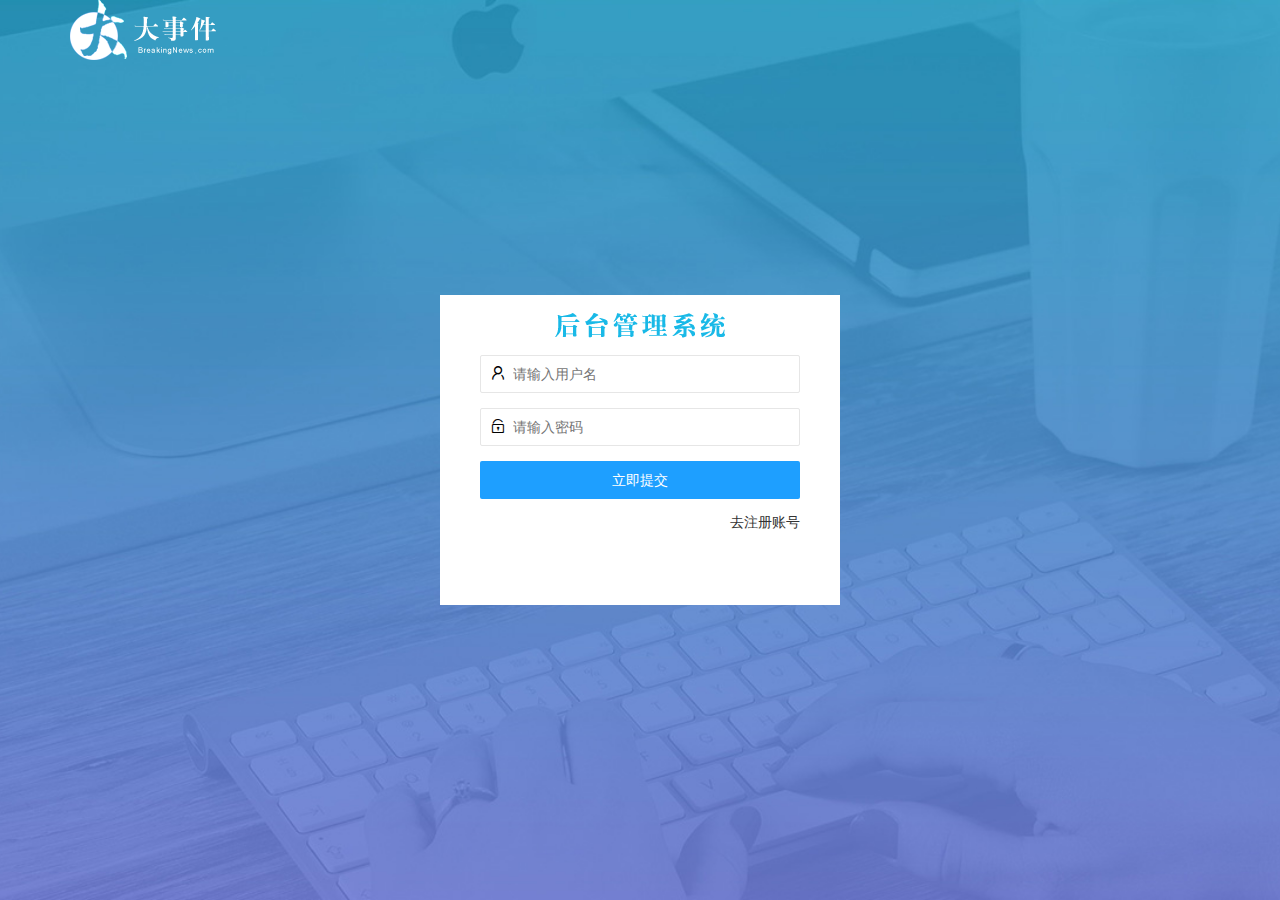
<file: login.html>
<!DOCTYPE html>
<html lang="en">

<head>
    <meta charset="UTF-8">
    <meta http-equiv="X-UA-Compatible" content="IE=edge">
    <meta name="viewport" content="width=device-width, initial-scale=1.0">
    <title>大事件-登录/注册</title>
    <link rel="stylesheet" href="./assets/css/login.css">
    <link rel="stylesheet" href="./assets/lib/layui/css/layui.css">
</head>

<body>
    <!-- 头部模块 -->
    <div class="layui-main">
        <img src="./assets/images/logo.png" alt="">
    </div>
    <!-- 登录模块 -->
    <div class="loginAndRegBox">
        <div class="title-box"></div>
        <!-- 登录的表单 -->
        <div class="login-box">
            <form class="layui-form" id="form-login">
                <div class="layui-form-item">
                    <i class="layui-icon layui-icon-username"></i>
                    <input type="text" name="username" required lay-verify="required" placeholder="请输入用户名"
                        autocomplete="off" class="layui-input" style="padding-left: 32px;">
                </div>
                <div class="layui-form-item">
                    <i class="layui-icon layui-icon-password"></i>
                    <input type="password" name="password" required lay-verify="required|pass" placeholder="请输入密码"
                        autocomplete="off" class="layui-input" style="padding-left: 32px;">
                </div>
                <div class="layui-form-item">
                    <button class="layui-btn layui-btn-fluid layui-btn-normal" lay-submit
                        lay-filter="formDemo">立即提交</button>
                </div>
                <div class="layui-form-item links">
                    <a href="javascript:;" id="link_reg">去注册账号</a>
                </div>
            </form>
        </div>
        <!-- 注册模块 -->
        <div class="reg-box">
            <form class="layui-form" id="form_reg">
                <div class="layui-form-item">
                    <i class="layui-icon layui-icon-username"></i>
                    <input type="text" name="username" required lay-verify="required" placeholder="请输入用户名"
                        autocomplete="off" class="layui-input" style="padding-left: 32px;">
                </div>
                <div class="layui-form-item">
                    <i class="layui-icon layui-icon-password"></i>
                    <input type="password" name="password" required lay-verify="required|pass" placeholder="请输入密码"
                        autocomplete="off" class="layui-input" style="padding-left: 32px;">
                </div>
                <div class="layui-form-item">
                    <i class="layui-icon layui-icon-password"></i>
                    <input type="password" name="repassword" required lay-verify="required|pass|repass"
                        placeholder="再次确认密码" autocomplete="off" class="layui-input" style="padding-left: 32px;">
                </div>
                <div class="layui-form-item">
                    <button class="layui-btn layui-btn-fluid layui-btn-normal" lay-submit
                        lay-filter="formDemo">立即提交</button>
                </div>
                <div class="layui-form-item links">
                    <a href="javascriot:;" id="link_login">去登录</a>
                </div>
            </form>
        </div>


    </div>
    <script src="./assets/lib/jquery.js"></script>
    <script src="./assets/js/baseAPI.js"></script>
    <script src="./assets/lib/layui/layui.all.js"></script>
    <script>
        $('#link_reg').on('click', function () {
            $('.login-box').hide()
            $('.reg-box').show()
        })
        $('#link_login').on('click', function () {
            $('.reg-box').hide()
            $('.login-box').show()
        })

        // 定义校验
        let form = layui.form
        let layer = layui.layer
        form.verify({
            pass: [
                /^[\S]{6,12}$/
                , '密码必须6到12位，且不能出现空格'
            ],
            repass: function (value) {
                let pass = $('.reg-box [name=password]').val()
                if (pass !== value) {
                    return '两次密码不一致'
                }
            }
        })
        //注册模块
        $('#form_reg').on('submit', function (e) {
            e.preventDefault()
            let data = {
                username: $('#form_reg [name=username]').val(),
                password: $('#form_reg [name=password]').val()
            }
            $.post('/api/reguser', data,
                function (res) {
                    if (res.status !== 0) {
                        return layer.msg(res.message)
                    }
                    layer.msg('注册成功!请登录')
                    $('#link_login').click()
                })
        })
        //登录模块
        $('#form-login').submit(function (e) {
            e.preventDefault()
            let data = $(this).serialize()
            $.post('/api/login', data, function (res) {
                if (res.status !== 0) {
                    return layer.msg('登录失败!')
                }
                layer.msg('登陆成功!')
                //把权限认证的token储存到本地存储
                localStorage.setItem('token', res.token)
                //跳转页面
                location.href = './index.html'
            })
        })
    </script>
</body>

</html>
</file>
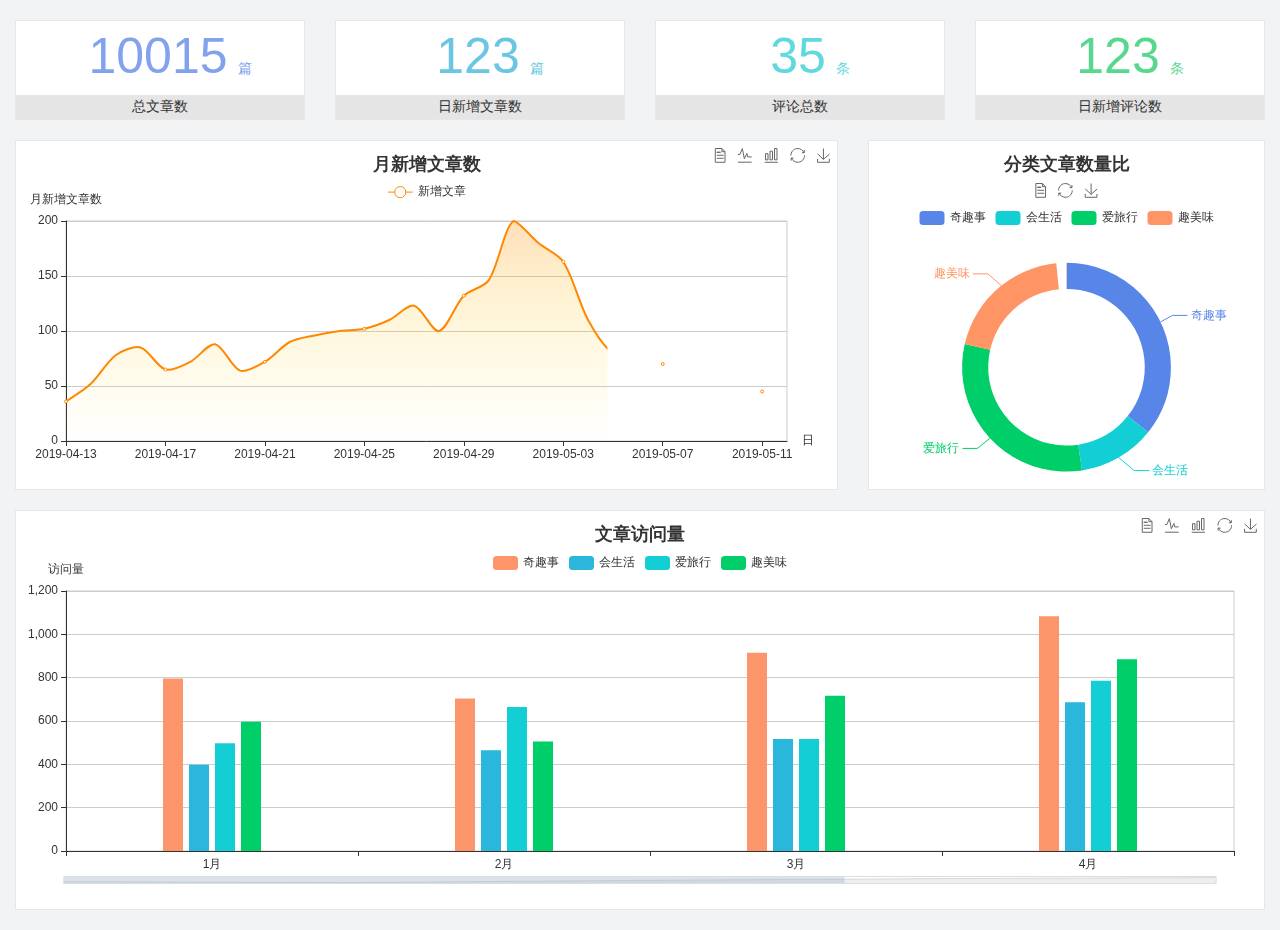
<file: home/dashboard.html>
<!DOCTYPE html>
<html lang="en">

<head>
  <meta charset="UTF-8">
  <meta name="viewport" content="width=device-width, initial-scale=1.0">
  <meta http-equiv="X-UA-Compatible" content="ie=edge">
  <title>图表统计</title>
  <link rel="stylesheet" href="../../assets/lib/bootstrap.css" />
  <link rel="stylesheet" href="../../assets/lib/main.css" />
  <script src="../../assets/lib/jquery.js"></script>
  <script type="text/javascript" src="../../assets/lib/echarts.min.js"></script>
</head>

<body>
  <div class="container-fluid">
    <div class="row spannel_list">
      <div class="col-sm-3 col-xs-6">
        <div class="spannel">
          <em>10015</em><span>篇</span>
          <b>总文章数</b>
        </div>
      </div>
      <div class="col-sm-3 col-xs-6">
        <div class="spannel scolor01">
          <em>123</em><span>篇</span>
          <b>日新增文章数</b>
        </div>
      </div>
      <div class="col-sm-3 col-xs-6">
        <div class="spannel scolor02">
          <em>35</em><span>条</span>
          <b>评论总数</b>
        </div>
      </div>
      <div class="col-sm-3 col-xs-6">
        <div class="spannel scolor03">
          <em>123</em><span>条</span>
          <b>日新增评论数</b>
        </div>
      </div>
    </div>
  </div>

  <div class="container-fluid">
    <div class="row curve-pie">
      <div class="col-lg-8 col-md-8">
        <div class="gragh_pannel" id="curve_show"></div>
      </div>
      <div class="col-lg-4 col-md-4">
        <div class="gragh_pannel" id="pie_show"></div>
      </div>
    </div>
  </div>

  <div class="container-fluid">
    <div class="column_pannel" id="column_show"></div>
  </div>

  <script>
    var oChart = echarts.init(document.getElementById('curve_show'));
    var aList_all = [
      { 'count': 36, 'date': '2019-04-13' },
      { 'count': 52, 'date': '2019-04-14' },
      { 'count': 78, 'date': '2019-04-15' },
      { 'count': 85, 'date': '2019-04-16' },
      { 'count': 65, 'date': '2019-04-17' },
      { 'count': 72, 'date': '2019-04-18' },
      { 'count': 88, 'date': '2019-04-19' },
      { 'count': 64, 'date': '2019-04-20' },
      { 'count': 72, 'date': '2019-04-21' },
      { 'count': 90, 'date': '2019-04-22' },
      { 'count': 96, 'date': '2019-04-23' },
      { 'count': 100, 'date': '2019-04-24' },
      { 'count': 102, 'date': '2019-04-25' },
      { 'count': 110, 'date': '2019-04-26' },
      { 'count': 123, 'date': '2019-04-27' },
      { 'count': 100, 'date': '2019-04-28' },
      { 'count': 132, 'date': '2019-04-29' },
      { 'count': 146, 'date': '2019-04-30' },
      { 'count': 200, 'date': '2019-05-01' },
      { 'count': 180, 'date': '2019-05-02' },
      { 'count': 163, 'date': '2019-05-03' },
      { 'count': 110, 'date': '2019-05-04' },
      { 'count': 80, 'date': '2019-05-05' },
      { 'count': 82, 'date': '2019-05-06' },
      { 'count': 70, 'date': '2019-05-07' },
      { 'count': 65, 'date': '2019-05-08' },
      { 'count': 54, 'date': '2019-05-09' },
      { 'count': 40, 'date': '2019-05-10' },
      { 'count': 45, 'date': '2019-05-11' },
      { 'count': 38, 'date': '2019-05-12' },
    ];

    let aCount = [];
    let aDate = [];

    for (var i = 0; i < aList_all.length; i++) {
      aCount.push(aList_all[i].count);
      aDate.push(aList_all[i].date);
    }

    var chartopt = {
      title: {
        text: '月新增文章数',
        left: 'center',
        top: '10'
      },
      tooltip: {
        trigger: 'axis'
      },
      legend: {
        data: ['新增文章'],
        top: '40'
      },
      toolbox: {
        show: true,
        feature: {
          mark: { show: true },
          dataView: { show: true, readOnly: false },
          magicType: { show: true, type: ['line', 'bar'] },
          restore: { show: true },
          saveAsImage: { show: true }
        }
      },
      calculable: true,
      xAxis: [
        {
          name: '日',
          type: 'category',
          boundaryGap: false,
          data: aDate
        }
      ],
      yAxis: [
        {
          name: '月新增文章数',
          type: 'value'
        }
      ],
      series: [
        {
          name: '新增文章',
          type: 'line',
          smooth: true,
          itemStyle: { normal: { areaStyle: { type: 'default' }, color: '#f80' }, lineStyle: { color: '#f80' } },
          data: aCount
        }],
      areaStyle: {
        normal: {
          color: new echarts.graphic.LinearGradient(0, 0, 0, 1, [{
            offset: 0,
            color: 'rgba(255,136,0,0.39)'
          }, {
            offset: .34,
            color: 'rgba(255,180,0,0.25)'
          }, {
            offset: 1,
            color: 'rgba(255,222,0,0.00)'
          }])

        }
      },
      grid: {
        show: true,
        x: 50,
        x2: 50,
        y: 80,
        height: 220
      }
    };

    oChart.setOption(chartopt);


    var oPie = echarts.init(document.getElementById('pie_show'));
    var oPieopt =
    {
      title: {
        top: 10,
        text: '分类文章数量比',
        x: 'center'
      },
      tooltip: {
        trigger: 'item',
        formatter: "{a} <br/>{b} : {c} ({d}%)"
      },
      color: ['#5885e8', '#13cfd5', '#00ce68', '#ff9565'],
      legend: {
        x: 'center',
        top: 65,
        data: ['奇趣事', '会生活', '爱旅行', '趣美味']
      },
      toolbox: {
        show: true,
        x: 'center',
        top: 35,
        feature: {
          mark: { show: true },
          dataView: { show: true, readOnly: false },
          magicType: {
            show: true,
            type: ['pie', 'funnel'],
            option: {
              funnel: {
                x: '25%',
                width: '50%',
                funnelAlign: 'left',
                max: 1548
              }
            }
          },
          restore: { show: true },
          saveAsImage: { show: true }
        }
      },
      calculable: true,
      series: [
        {
          name: '访问来源',
          type: 'pie',
          radius: ['45%', '60%'],
          center: ['50%', '65%'],
          data: [
            { value: 300, name: '奇趣事' },
            { value: 100, name: '会生活' },
            { value: 260, name: '爱旅行' },
            { value: 180, name: '趣美味' }
          ]
        }
      ]
    };
    oPie.setOption(oPieopt);



    var oColumn = this.echarts.init(document.getElementById('column_show'));
    var oColumnopt =
    {
      title: {
        text: '文章访问量',
        left: 'center',
        top: '10'
      },
      tooltip: {
        trigger: 'axis'
      },
      legend: {
        data: ['奇趣事', '会生活', '爱旅行', '趣美味'],
        top: '40'
      },
      toolbox: {
        show: true,
        feature: {
          mark: { show: true },
          dataView: { show: true, readOnly: false },
          magicType: { show: true, type: ['line', 'bar'] },
          restore: { show: true },
          saveAsImage: { show: true }
        }
      },
      calculable: true,
      xAxis: [
        {
          type: 'category',
          data: ['1月', '2月', '3月', '4月', '5月']
        }
      ],
      yAxis: [
        {
          name: '访问量',
          type: 'value'
        }
      ],
      series: [
        {
          name: '奇趣事',
          type: 'bar',
          barWidth: 20,
          itemStyle: {
            normal: { areaStyle: { type: 'default' }, color: '#fd956a' }
          },
          data: [800, 708, 920, 1090, 1200]
        },
        {
          name: '会生活',
          type: 'bar',
          barWidth: 20,
          itemStyle: {
            normal: { areaStyle: { type: 'default' }, color: '#2bb6db' }
          },
          data: [400, 468, 520, 690, 800]
        },
        {
          name: '爱旅行',
          type: 'bar',
          barWidth: 20,
          itemStyle: {
            normal: { areaStyle: { type: 'default' }, color: '#13cfd5' }
          },
          data: [500, 668, 520, 790, 900]
        },
        {
          name: '趣美味',
          type: 'bar',
          barWidth: 20,
          itemStyle: {
            normal: { areaStyle: { type: 'default' }, color: '#00ce68' }
          },
          data: [600, 508, 720, 890, 1000]
        }
      ],
      grid: {
        show: true,
        x: 50,
        x2: 30,
        y: 80,
        height: 260
      },
      dataZoom: [//给x轴设置滚动条
        {
          start: 0,//默认为0
          end: 100 - 1000 / 31,//默认为100
          type: 'slider',
          show: true,
          xAxisIndex: [0],
          handleSize: 0,//滑动条的 左右2个滑动条的大小
          height: 8,//组件高度
          left: 45, //左边的距离
          right: 50,//右边的距离
          bottom: 26,//右边的距离
          handleColor: '#ddd',//h滑动图标的颜色
          handleStyle: {
            borderColor: "#cacaca",
            borderWidth: "1",
            shadowBlur: 2,
            background: "#ddd",
            shadowColor: "#ddd",
          }
        }]
    };
    oColumn.setOption(oColumnopt);
  </script>
</body>

</html>
</file>
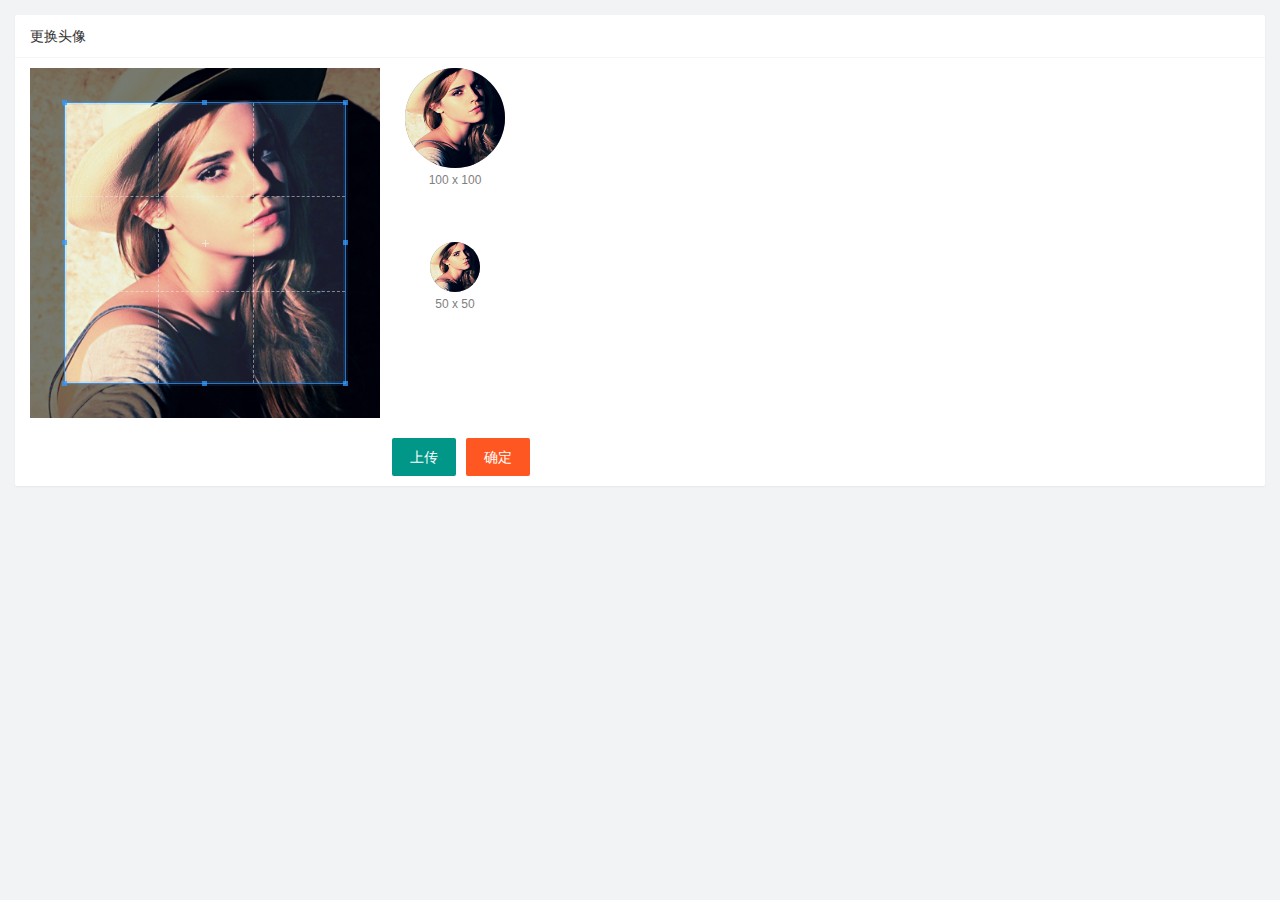
<file: user/user_avatar.html>
<!DOCTYPE html>
<html lang="en">

<head>
    <meta charset="UTF-8">
    <meta http-equiv="X-UA-Compatible" content="IE=edge">
    <meta name="viewport" content="width=device-width, initial-scale=1.0">
    <title>Document</title>
    <link rel="stylesheet" href="../assets/lib/layui/css/layui.css">
    <link rel="stylesheet" href="../assets/lib/cropper/cropper.css">
    <link rel="stylesheet" href="../assets/css/user/user_avatar.css">
</head>

<body>
    <div class="layui-card">
        <div class="layui-card-header">更换头像</div>
        <div class="layui-card-body">
            <!-- 第一行的图片裁剪和预览区域 -->
            <div class="row1">
                <!-- 图片裁剪区域 -->
                <div class="cropper-box">
                    <!-- 这个 img 标签很重要，将来会把它初始化为裁剪区域 -->
                    <img id="image" src="/assets/images/sample.jpg" />
                </div>
                <!-- 图片的预览区域 -->
                <div class="preview-box">
                    <div>
                        <!-- 宽高为 100px 的预览区域 -->
                        <div class="img-preview w100"></div>
                        <p class="size">100 x 100</p>
                    </div>
                    <div>
                        <!-- 宽高为 50px 的预览区域 -->
                        <div class="img-preview w50"></div>
                        <p class="size">50 x 50</p>
                    </div>
                </div>
            </div>

            <!-- 第二行的按钮区域 -->
            <div class="row2">
                <input type="file" id="file" accept="image/png,image/jpeg">
                <button type="button" class="layui-btn" id="btnChooseImage">上传</button>
                <button type="button" class="layui-btn layui-btn-danger" id="btnUpload">确定</button>
            </div>
        </div>
    </div>
    <script src="../assets/lib/layui/layui.all.js"></script>
    <script src="../assets/lib/jquery.js"></script>
    <script src="../assets/lib/cropper/Cropper.js"></script>
    <script src="../assets/lib/cropper/jquery-cropper.js"></script>
    <script src="../assets/js/baseAPI.js"></script>
    <script src="../assets/js/user/user_avatar.js"></script>
</body>

</html>
</file>
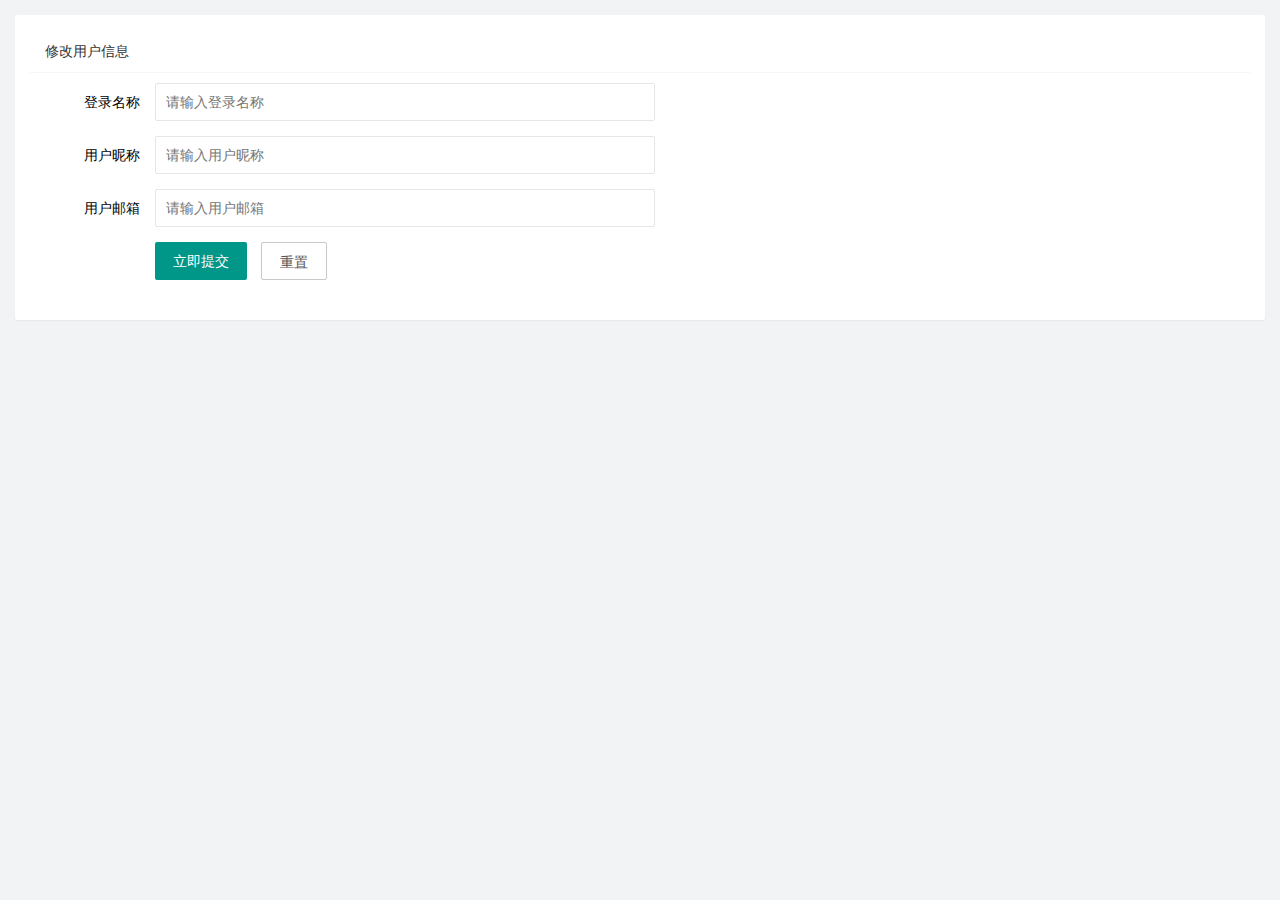
<file: user/user_info.html>
<!DOCTYPE html>
<html lang="en">

<head>
    <meta charset="UTF-8">
    <meta http-equiv="X-UA-Compatible" content="IE=edge">
    <meta name="viewport" content="width=device-width, initial-scale=1.0">
    <title>Document</title>
    <link rel="stylesheet" href="../assets/lib/layui/css/layui.css">
    <link rel="stylesheet" href="../assets/css/user/user_info.css">
</head>

<body>
    <div class="layui-card">
        <div class="layui-card-header">修改用户信息</div>
        <div class="layui-card-body">
            <form class="layui-form" lay-filter="formUserInfo">
                <input type="hidden" name="id" value="" />
                <div class="layui-form-item">
                    <label class="layui-form-label">登录名称</label>
                    <div class="layui-input-block">
                        <input type="text" name="username" required lay-verify="required" placeholder="请输入登录名称"
                            autocomplete="off" class="layui-input" readonly>
                    </div>
                </div>
                <div class="layui-form-item">
                    <label class="layui-form-label">用户昵称</label>
                    <div class="layui-input-block">
                        <input type="text" name="nickname" required lay-verify="required|nickname" placeholder="请输入用户昵称"
                            autocomplete="off" class="layui-input">
                    </div>
                </div>
                <div class="layui-form-item">
                    <label class="layui-form-label">用户邮箱</label>
                    <div class="layui-input-block">
                        <input type="text" name="email" required lay-verify="required|email" placeholder="请输入用户邮箱"
                            autocomplete="off" class="layui-input">
                    </div>
                </div>
                <div class="layui-form-item">
                    <div class="layui-input-block">
                        <button class="layui-btn" lay-submit lay-filter="formDemo">立即提交</button>
                        <button type="reset" class="layui-btn layui-btn-primary">重置</button>
                    </div>
                </div>
            </form>
        </div>
    </div>
    <script src="../assets/lib/layui/layui.all.js"></script>
    <script src="../assets/lib/jquery.js"></script>
    <script src="../assets/js/baseAPI.js"></script>
    <script src="../assets/js/user/user_info.js"></script>
</body>

</html>
</file>
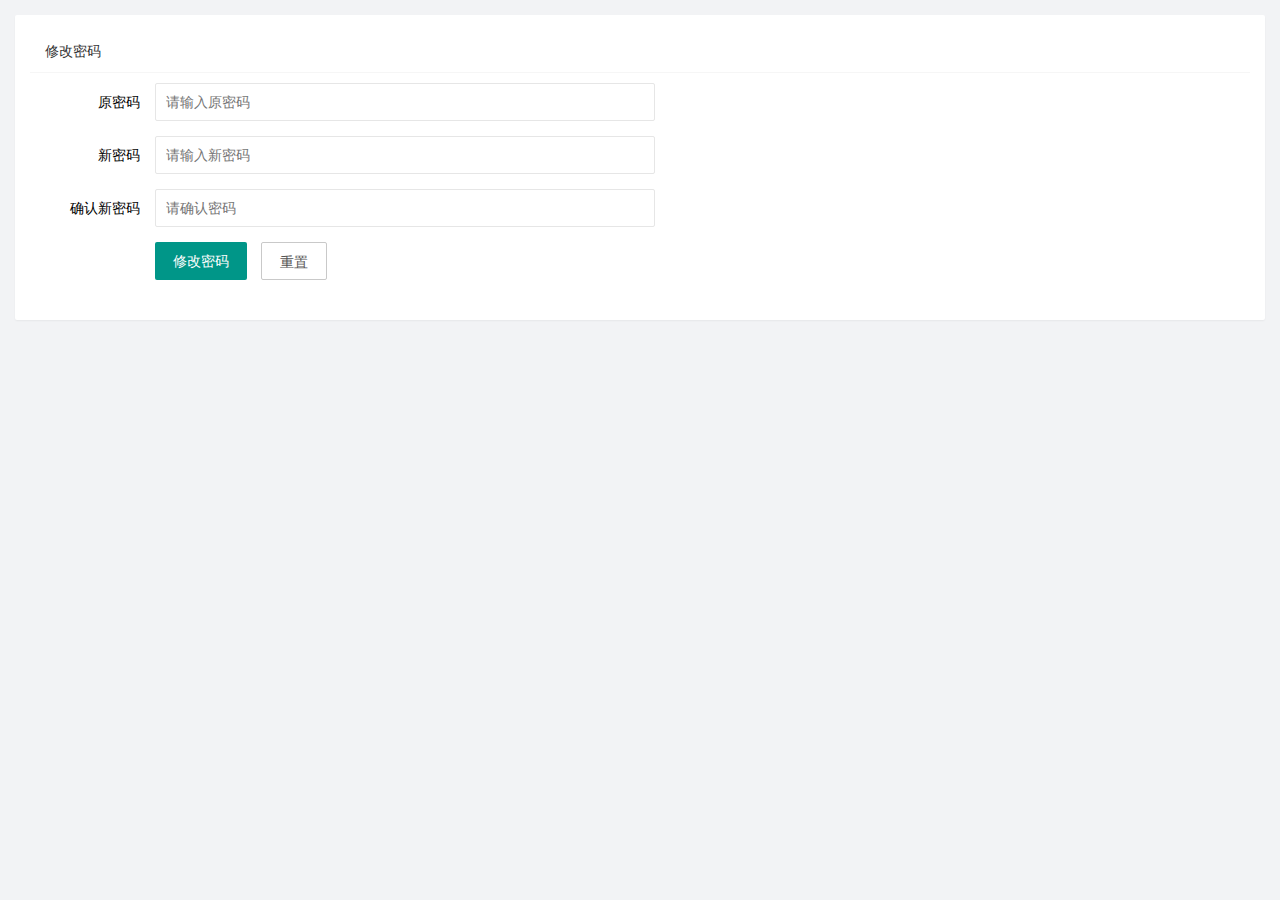
<file: user/user_pwd.html>
<!DOCTYPE html>
<html lang="en">

<head>
    <meta charset="UTF-8">
    <meta http-equiv="X-UA-Compatible" content="IE=edge">
    <meta name="viewport" content="width=device-width, initial-scale=1.0">
    <title>Document</title>
    <link rel="stylesheet" href="../assets/lib/layui/css/layui.css">
    <link rel="stylesheet" href="../assets/css/user/user_pwd.css">
</head>

<body>
    <div class="layui-card">
        <div class="layui-card-header">修改密码</div>
        <div class="layui-card-body">
            <form class="layui-form" lay-filter="formUserInfo">
                <!-- <input type="hidden" name="id" value="" /> -->
                <div class="layui-form-item">
                    <label class="layui-form-label">原密码</label>
                    <div class="layui-input-block">
                        <input type="password" name="oldPwd" required lay-verify="required|pwd" placeholder="请输入原密码"
                            autocomplete="off" class="layui-input">
                    </div>
                </div>
                <div class="layui-form-item">
                    <label class="layui-form-label">新密码</label>
                    <div class="layui-input-block">
                        <input type="password" name="newPwd" required lay-verify="required|pwd|samePwd"
                            placeholder="请输入新密码" autocomplete="off" class="layui-input">
                    </div>
                </div>
                <div class="layui-form-item">
                    <label class="layui-form-label">确认新密码</label>
                    <div class="layui-input-block">
                        <input type="password" name="rePwd" required lay-verify="required|pwd|rePwd" placeholder="请确认密码"
                            autocomplete="off" class="layui-input">
                    </div>
                </div>
                <div class="layui-form-item">
                    <div class="layui-input-block">
                        <button class="layui-btn" lay-submit lay-filter="formDemo">修改密码</button>
                        <button type="reset" class="layui-btn layui-btn-primary">重置</button>
                    </div>
                </div>
            </form>
        </div>
    </div>
    <script src="../assets/lib/layui/layui.all.js"></script>
    <script src="../assets/lib/jquery.js"></script>
    <script src="../assets/js/baseAPI.js"></script>
    <script src="../assets/js/user/user_pwd.js"></script>
</body>

</html>
</file>
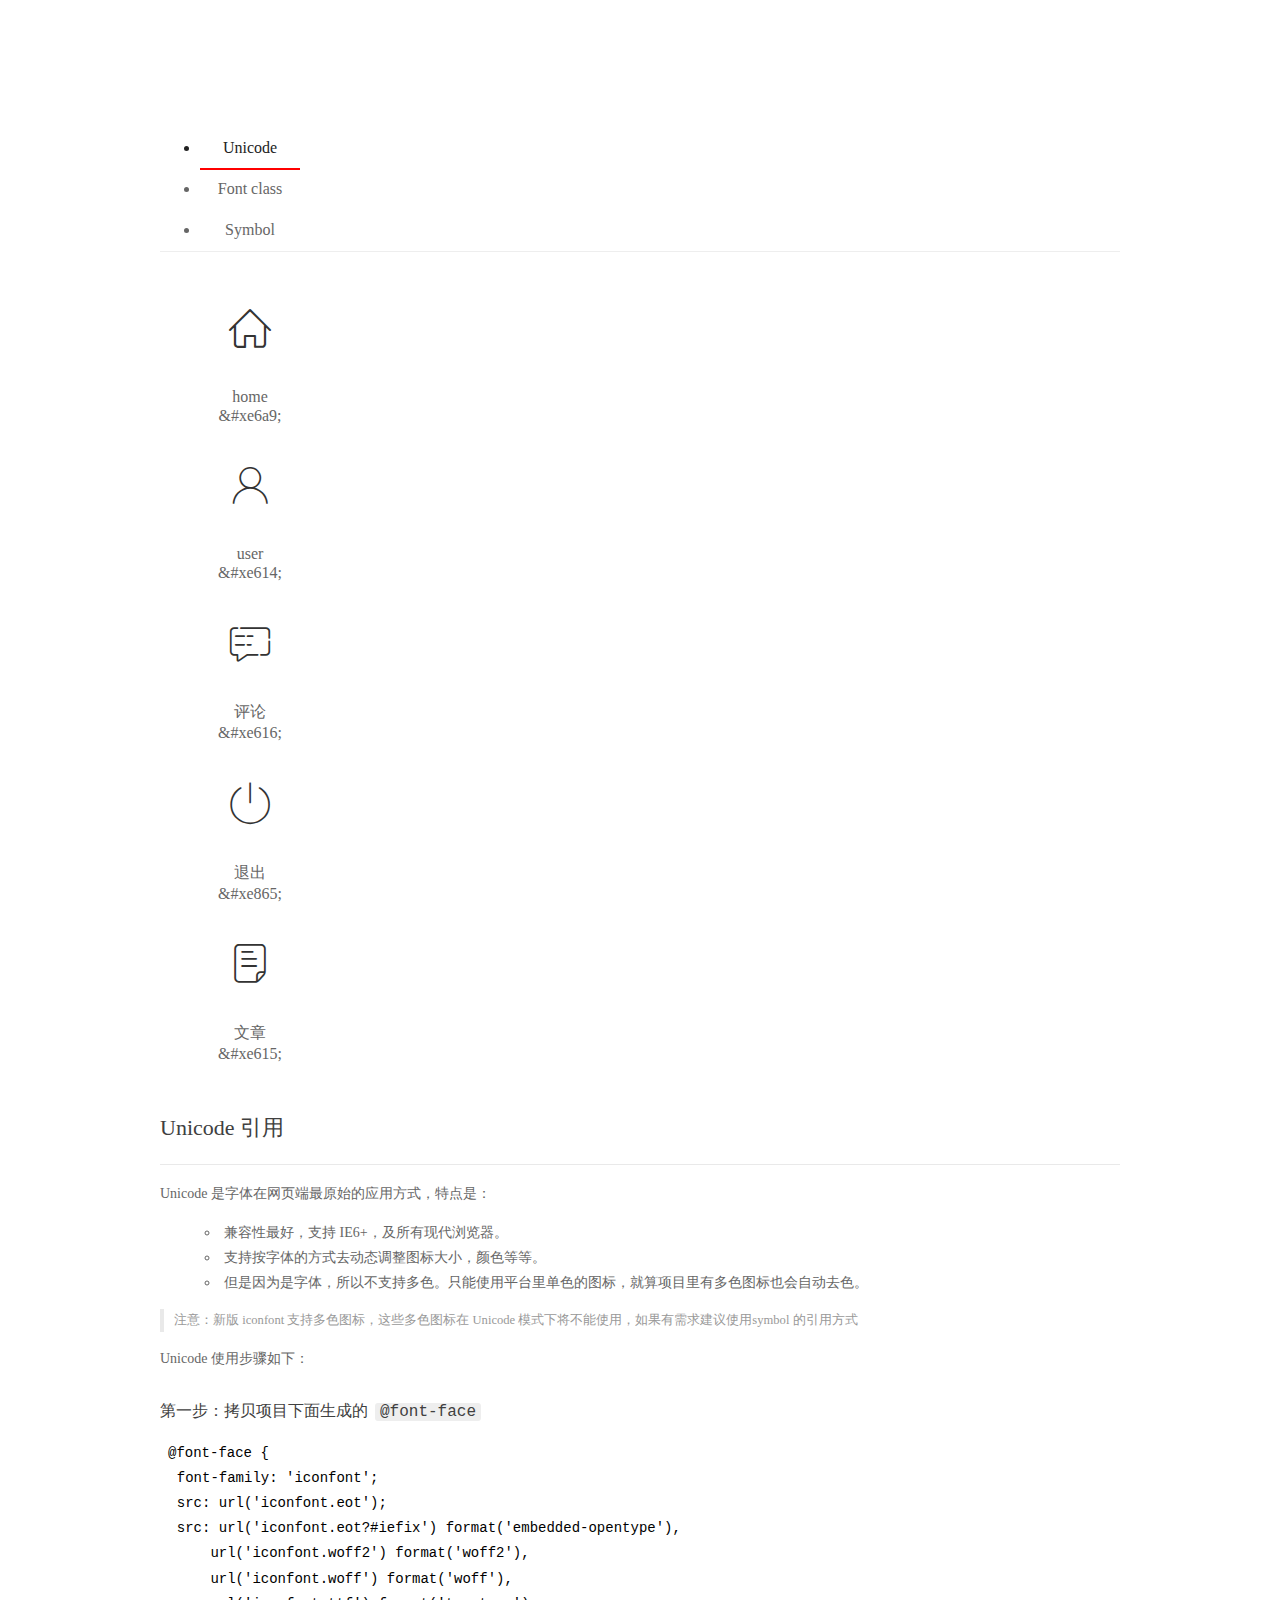
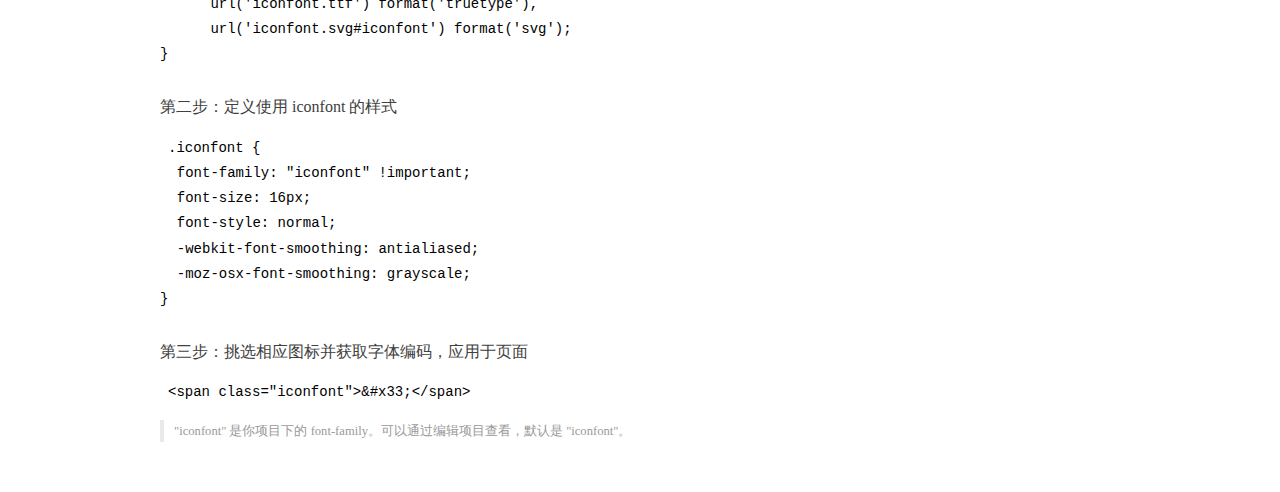
<file: assets/fonts/demo_index.html>
<!DOCTYPE html>
<html>
<head>
  <meta charset="utf-8"/>
  <title>IconFont Demo</title>
  <link rel="shortcut icon" href="https://gtms04.alicdn.com/tps/i4/TB1_oz6GVXXXXaFXpXXJDFnIXXX-64-64.ico" type="image/x-icon"/>
  <link rel="stylesheet" href="https://g.alicdn.com/thx/cube/1.3.2/cube.min.css">
  <link rel="stylesheet" href="demo.css">
  <link rel="stylesheet" href="iconfont.css">
  <script src="iconfont.js"></script>
  <!-- jQuery -->
  <script src="https://a1.alicdn.com/oss/uploads/2018/12/26/7bfddb60-08e8-11e9-9b04-53e73bb6408b.js"></script>
  <!-- 代码高亮 -->
  <script src="https://a1.alicdn.com/oss/uploads/2018/12/26/a3f714d0-08e6-11e9-8a15-ebf944d7534c.js"></script>
</head>
<body>
  <div class="main">
    <h1 class="logo"><a href="https://www.iconfont.cn/" title="iconfont 首页" target="_blank">&#xe86b;</a></h1>
    <div class="nav-tabs">
      <ul id="tabs" class="dib-box">
        <li class="dib active"><span>Unicode</span></li>
        <li class="dib"><span>Font class</span></li>
        <li class="dib"><span>Symbol</span></li>
      </ul>
      
    </div>
    <div class="tab-container">
      <div class="content unicode" style="display: block;">
          <ul class="icon_lists dib-box">
          
            <li class="dib">
              <span class="icon iconfont">&#xe6a9;</span>
                <div class="name">home</div>
                <div class="code-name">&amp;#xe6a9;</div>
              </li>
          
            <li class="dib">
              <span class="icon iconfont">&#xe614;</span>
                <div class="name">user</div>
                <div class="code-name">&amp;#xe614;</div>
              </li>
          
            <li class="dib">
              <span class="icon iconfont">&#xe616;</span>
                <div class="name">评论</div>
                <div class="code-name">&amp;#xe616;</div>
              </li>
          
            <li class="dib">
              <span class="icon iconfont">&#xe865;</span>
                <div class="name">退出</div>
                <div class="code-name">&amp;#xe865;</div>
              </li>
          
            <li class="dib">
              <span class="icon iconfont">&#xe615;</span>
                <div class="name">文章</div>
                <div class="code-name">&amp;#xe615;</div>
              </li>
          
          </ul>
          <div class="article markdown">
          <h2 id="unicode-">Unicode 引用</h2>
          <hr>

          <p>Unicode 是字体在网页端最原始的应用方式，特点是：</p>
          <ul>
            <li>兼容性最好，支持 IE6+，及所有现代浏览器。</li>
            <li>支持按字体的方式去动态调整图标大小，颜色等等。</li>
            <li>但是因为是字体，所以不支持多色。只能使用平台里单色的图标，就算项目里有多色图标也会自动去色。</li>
          </ul>
          <blockquote>
            <p>注意：新版 iconfont 支持多色图标，这些多色图标在 Unicode 模式下将不能使用，如果有需求建议使用symbol 的引用方式</p>
          </blockquote>
          <p>Unicode 使用步骤如下：</p>
          <h3 id="-font-face">第一步：拷贝项目下面生成的 <code>@font-face</code></h3>
<pre><code class="language-css"
>@font-face {
  font-family: 'iconfont';
  src: url('iconfont.eot');
  src: url('iconfont.eot?#iefix') format('embedded-opentype'),
      url('iconfont.woff2') format('woff2'),
      url('iconfont.woff') format('woff'),
      url('iconfont.ttf') format('truetype'),
      url('iconfont.svg#iconfont') format('svg');
}
</code></pre>
          <h3 id="-iconfont-">第二步：定义使用 iconfont 的样式</h3>
<pre><code class="language-css"
>.iconfont {
  font-family: "iconfont" !important;
  font-size: 16px;
  font-style: normal;
  -webkit-font-smoothing: antialiased;
  -moz-osx-font-smoothing: grayscale;
}
</code></pre>
          <h3 id="-">第三步：挑选相应图标并获取字体编码，应用于页面</h3>
<pre>
<code class="language-html"
>&lt;span class="iconfont"&gt;&amp;#x33;&lt;/span&gt;
</code></pre>
          <blockquote>
            <p>"iconfont" 是你项目下的 font-family。可以通过编辑项目查看，默认是 "iconfont"。</p>
          </blockquote>
          </div>
      </div>
      <div class="content font-class">
        <ul class="icon_lists dib-box">
          
          <li class="dib">
            <span class="icon iconfont icon-home"></span>
            <div class="name">
              home
            </div>
            <div class="code-name">.icon-home
            </div>
          </li>
          
          <li class="dib">
            <span class="icon iconfont icon-user"></span>
            <div class="name">
              user
            </div>
            <div class="code-name">.icon-user
            </div>
          </li>
          
          <li class="dib">
            <span class="icon iconfont icon-pinglun"></span>
            <div class="name">
              评论
            </div>
            <div class="code-name">.icon-pinglun
            </div>
          </li>
          
          <li class="dib">
            <span class="icon iconfont icon-tuichu"></span>
            <div class="name">
              退出
            </div>
            <div class="code-name">.icon-tuichu
            </div>
          </li>
          
          <li class="dib">
            <span class="icon iconfont icon-16"></span>
            <div class="name">
              文章
            </div>
            <div class="code-name">.icon-16
            </div>
          </li>
          
        </ul>
        <div class="article markdown">
        <h2 id="font-class-">font-class 引用</h2>
        <hr>

        <p>font-class 是 Unicode 使用方式的一种变种，主要是解决 Unicode 书写不直观，语意不明确的问题。</p>
        <p>与 Unicode 使用方式相比，具有如下特点：</p>
        <ul>
          <li>兼容性良好，支持 IE8+，及所有现代浏览器。</li>
          <li>相比于 Unicode 语意明确，书写更直观。可以很容易分辨这个 icon 是什么。</li>
          <li>因为使用 class 来定义图标，所以当要替换图标时，只需要修改 class 里面的 Unicode 引用。</li>
          <li>不过因为本质上还是使用的字体，所以多色图标还是不支持的。</li>
        </ul>
        <p>使用步骤如下：</p>
        <h3 id="-fontclass-">第一步：引入项目下面生成的 fontclass 代码：</h3>
<pre><code class="language-html">&lt;link rel="stylesheet" href="./iconfont.css"&gt;
</code></pre>
        <h3 id="-">第二步：挑选相应图标并获取类名，应用于页面：</h3>
<pre><code class="language-html">&lt;span class="iconfont icon-xxx"&gt;&lt;/span&gt;
</code></pre>
        <blockquote>
          <p>"
            iconfont" 是你项目下的 font-family。可以通过编辑项目查看，默认是 "iconfont"。</p>
        </blockquote>
      </div>
      </div>
      <div class="content symbol">
          <ul class="icon_lists dib-box">
          
            <li class="dib">
                <svg class="icon svg-icon" aria-hidden="true">
                  <use xlink:href="#icon-home"></use>
                </svg>
                <div class="name">home</div>
                <div class="code-name">#icon-home</div>
            </li>
          
            <li class="dib">
                <svg class="icon svg-icon" aria-hidden="true">
                  <use xlink:href="#icon-user"></use>
                </svg>
                <div class="name">user</div>
                <div class="code-name">#icon-user</div>
            </li>
          
            <li class="dib">
                <svg class="icon svg-icon" aria-hidden="true">
                  <use xlink:href="#icon-pinglun"></use>
                </svg>
                <div class="name">评论</div>
                <div class="code-name">#icon-pinglun</div>
            </li>
          
            <li class="dib">
                <svg class="icon svg-icon" aria-hidden="true">
                  <use xlink:href="#icon-tuichu"></use>
                </svg>
                <div class="name">退出</div>
                <div class="code-name">#icon-tuichu</div>
            </li>
          
            <li class="dib">
                <svg class="icon svg-icon" aria-hidden="true">
                  <use xlink:href="#icon-16"></use>
                </svg>
                <div class="name">文章</div>
                <div class="code-name">#icon-16</div>
            </li>
          
          </ul>
          <div class="article markdown">
          <h2 id="symbol-">Symbol 引用</h2>
          <hr>

          <p>这是一种全新的使用方式，应该说这才是未来的主流，也是平台目前推荐的用法。相关介绍可以参考这篇<a href="">文章</a>
            这种用法其实是做了一个 SVG 的集合，与另外两种相比具有如下特点：</p>
          <ul>
            <li>支持多色图标了，不再受单色限制。</li>
            <li>通过一些技巧，支持像字体那样，通过 <code>font-size</code>, <code>color</code> 来调整样式。</li>
            <li>兼容性较差，支持 IE9+，及现代浏览器。</li>
            <li>浏览器渲染 SVG 的性能一般，还不如 png。</li>
          </ul>
          <p>使用步骤如下：</p>
          <h3 id="-symbol-">第一步：引入项目下面生成的 symbol 代码：</h3>
<pre><code class="language-html">&lt;script src="./iconfont.js"&gt;&lt;/script&gt;
</code></pre>
          <h3 id="-css-">第二步：加入通用 CSS 代码（引入一次就行）：</h3>
<pre><code class="language-html">&lt;style&gt;
.icon {
  width: 1em;
  height: 1em;
  vertical-align: -0.15em;
  fill: currentColor;
  overflow: hidden;
}
&lt;/style&gt;
</code></pre>
          <h3 id="-">第三步：挑选相应图标并获取类名，应用于页面：</h3>
<pre><code class="language-html">&lt;svg class="icon" aria-hidden="true"&gt;
  &lt;use xlink:href="#icon-xxx"&gt;&lt;/use&gt;
&lt;/svg&gt;
</code></pre>
          </div>
      </div>

    </div>
  </div>
  <script>
  $(document).ready(function () {
      $('.tab-container .content:first').show()

      $('#tabs li').click(function (e) {
        var tabContent = $('.tab-container .content')
        var index = $(this).index()

        if ($(this).hasClass('active')) {
          return
        } else {
          $('#tabs li').removeClass('active')
          $(this).addClass('active')

          tabContent.hide().eq(index).fadeIn()
        }
      })
    })
  </script>
</body>
</html>
</file>
<file: assets/css/login.css>
html,body{
    margin: 0;
    padding: 0;
    width: 100%;
    height: 100%;
    background: url('../images/login_bg.jpg')no-repeat center;
    background-size: cover;
}
.loginAndRegBox{
    width: 400px;
    height: 310px;
    background-color: #fff;
    position: absolute;
    left: 50%;
    top: 50%;
    margin-left: -200px;
    margin-top: -155px;
}
.reg-box{
    display: none;
}
.title-box{
    height: 60px;
    background: url('../images/login_title.png')no-repeat center;
}
.layui-form{
    padding: 0 40px;
}
.links a{
    display: flex;
    justify-content: flex-end;
}
 .layui-form-item{
    position: relative;
}
.layui-icon{
    position: absolute;
    top: 10px;
    left: 10px;
}
</file>
<file: assets/lib/layui/css/layui.css>
/** layui-v2.5.5 MIT License By https://www.layui.com */
 .layui-inline,img{display:inline-block;vertical-align:middle}h1,h2,h3,h4,h5,h6{font-weight:400}.layui-edge,.layui-header,.layui-inline,.layui-main{position:relative}.layui-body,.layui-edge,.layui-elip{overflow:hidden}.layui-btn,.layui-edge,.layui-inline,img{vertical-align:middle}.layui-btn,.layui-disabled,.layui-icon,.layui-unselect{-moz-user-select:none;-webkit-user-select:none;-ms-user-select:none}.layui-elip,.layui-form-checkbox span,.layui-form-pane .layui-form-label{text-overflow:ellipsis;white-space:nowrap}.layui-breadcrumb,.layui-tree-btnGroup{visibility:hidden}blockquote,body,button,dd,div,dl,dt,form,h1,h2,h3,h4,h5,h6,input,li,ol,p,pre,td,textarea,th,ul{margin:0;padding:0;-webkit-tap-highlight-color:rgba(0,0,0,0)}a:active,a:hover{outline:0}img{border:none}li{list-style:none}table{border-collapse:collapse;border-spacing:0}h4,h5,h6{font-size:100%}button,input,optgroup,option,select,textarea{font-family:inherit;font-size:inherit;font-style:inherit;font-weight:inherit;outline:0}pre{white-space:pre-wrap;white-space:-moz-pre-wrap;white-space:-pre-wrap;white-space:-o-pre-wrap;word-wrap:break-word}body{line-height:24px;font:14px Helvetica Neue,Helvetica,PingFang SC,Tahoma,Arial,sans-serif}hr{height:1px;margin:10px 0;border:0;clear:both}a{color:#333;text-decoration:none}a:hover{color:#777}a cite{font-style:normal;*cursor:pointer}.layui-border-box,.layui-border-box *{box-sizing:border-box}.layui-box,.layui-box *{box-sizing:content-box}.layui-clear{clear:both;*zoom:1}.layui-clear:after{content:'\20';clear:both;*zoom:1;display:block;height:0}.layui-inline{*display:inline;*zoom:1}.layui-edge{display:inline-block;width:0;height:0;border-width:6px;border-style:dashed;border-color:transparent}.layui-edge-top{top:-4px;border-bottom-color:#999;border-bottom-style:solid}.layui-edge-right{border-left-color:#999;border-left-style:solid}.layui-edge-bottom{top:2px;border-top-color:#999;border-top-style:solid}.layui-edge-left{border-right-color:#999;border-right-style:solid}.layui-disabled,.layui-disabled:hover{color:#d2d2d2!important;cursor:not-allowed!important}.layui-circle{border-radius:100%}.layui-show{display:block!important}.layui-hide{display:none!important}@font-face{font-family:layui-icon;src:url(../font/iconfont.eot?v=250);src:url(../font/iconfont.eot?v=250#iefix) format('embedded-opentype'),url(../font/iconfont.woff2?v=250) format('woff2'),url(../font/iconfont.woff?v=250) format('woff'),url(../font/iconfont.ttf?v=250) format('truetype'),url(../font/iconfont.svg?v=250#layui-icon) format('svg')}.layui-icon{font-family:layui-icon!important;font-size:16px;font-style:normal;-webkit-font-smoothing:antialiased;-moz-osx-font-smoothing:grayscale}.layui-icon-reply-fill:before{content:"\e611"}.layui-icon-set-fill:before{content:"\e614"}.layui-icon-menu-fill:before{content:"\e60f"}.layui-icon-search:before{content:"\e615"}.layui-icon-share:before{content:"\e641"}.layui-icon-set-sm:before{content:"\e620"}.layui-icon-engine:before{content:"\e628"}.layui-icon-close:before{content:"\1006"}.layui-icon-close-fill:before{content:"\1007"}.layui-icon-chart-screen:before{content:"\e629"}.layui-icon-star:before{content:"\e600"}.layui-icon-circle-dot:before{content:"\e617"}.layui-icon-chat:before{content:"\e606"}.layui-icon-release:before{content:"\e609"}.layui-icon-list:before{content:"\e60a"}.layui-icon-chart:before{content:"\e62c"}.layui-icon-ok-circle:before{content:"\1005"}.layui-icon-layim-theme:before{content:"\e61b"}.layui-icon-table:before{content:"\e62d"}.layui-icon-right:before{content:"\e602"}.layui-icon-left:before{content:"\e603"}.layui-icon-cart-simple:before{content:"\e698"}.layui-icon-face-cry:before{content:"\e69c"}.layui-icon-face-smile:before{content:"\e6af"}.layui-icon-survey:before{content:"\e6b2"}.layui-icon-tree:before{content:"\e62e"}.layui-icon-upload-circle:before{content:"\e62f"}.layui-icon-add-circle:before{content:"\e61f"}.layui-icon-download-circle:before{content:"\e601"}.layui-icon-templeate-1:before{content:"\e630"}.layui-icon-util:before{content:"\e631"}.layui-icon-face-surprised:before{content:"\e664"}.layui-icon-edit:before{content:"\e642"}.layui-icon-speaker:before{content:"\e645"}.layui-icon-down:before{content:"\e61a"}.layui-icon-file:before{content:"\e621"}.layui-icon-layouts:before{content:"\e632"}.layui-icon-rate-half:before{content:"\e6c9"}.layui-icon-add-circle-fine:before{content:"\e608"}.layui-icon-prev-circle:before{content:"\e633"}.layui-icon-read:before{content:"\e705"}.layui-icon-404:before{content:"\e61c"}.layui-icon-carousel:before{content:"\e634"}.layui-icon-help:before{content:"\e607"}.layui-icon-code-circle:before{content:"\e635"}.layui-icon-water:before{content:"\e636"}.layui-icon-username:before{content:"\e66f"}.layui-icon-find-fill:before{content:"\e670"}.layui-icon-about:before{content:"\e60b"}.layui-icon-location:before{content:"\e715"}.layui-icon-up:before{content:"\e619"}.layui-icon-pause:before{content:"\e651"}.layui-icon-date:before{content:"\e637"}.layui-icon-layim-uploadfile:before{content:"\e61d"}.layui-icon-delete:before{content:"\e640"}.layui-icon-play:before{content:"\e652"}.layui-icon-top:before{content:"\e604"}.layui-icon-friends:before{content:"\e612"}.layui-icon-refresh-3:before{content:"\e9aa"}.layui-icon-ok:before{content:"\e605"}.layui-icon-layer:before{content:"\e638"}.layui-icon-face-smile-fine:before{content:"\e60c"}.layui-icon-dollar:before{content:"\e659"}.layui-icon-group:before{content:"\e613"}.layui-icon-layim-download:before{content:"\e61e"}.layui-icon-picture-fine:before{content:"\e60d"}.layui-icon-link:before{content:"\e64c"}.layui-icon-diamond:before{content:"\e735"}.layui-icon-log:before{content:"\e60e"}.layui-icon-rate-solid:before{content:"\e67a"}.layui-icon-fonts-del:before{content:"\e64f"}.layui-icon-unlink:before{content:"\e64d"}.layui-icon-fonts-clear:before{content:"\e639"}.layui-icon-triangle-r:before{content:"\e623"}.layui-icon-circle:before{content:"\e63f"}.layui-icon-radio:before{content:"\e643"}.layui-icon-align-center:before{content:"\e647"}.layui-icon-align-right:before{content:"\e648"}.layui-icon-align-left:before{content:"\e649"}.layui-icon-loading-1:before{content:"\e63e"}.layui-icon-return:before{content:"\e65c"}.layui-icon-fonts-strong:before{content:"\e62b"}.layui-icon-upload:before{content:"\e67c"}.layui-icon-dialogue:before{content:"\e63a"}.layui-icon-video:before{content:"\e6ed"}.layui-icon-headset:before{content:"\e6fc"}.layui-icon-cellphone-fine:before{content:"\e63b"}.layui-icon-add-1:before{content:"\e654"}.layui-icon-face-smile-b:before{content:"\e650"}.layui-icon-fonts-html:before{content:"\e64b"}.layui-icon-form:before{content:"\e63c"}.layui-icon-cart:before{content:"\e657"}.layui-icon-camera-fill:before{content:"\e65d"}.layui-icon-tabs:before{content:"\e62a"}.layui-icon-fonts-code:before{content:"\e64e"}.layui-icon-fire:before{content:"\e756"}.layui-icon-set:before{content:"\e716"}.layui-icon-fonts-u:before{content:"\e646"}.layui-icon-triangle-d:before{content:"\e625"}.layui-icon-tips:before{content:"\e702"}.layui-icon-picture:before{content:"\e64a"}.layui-icon-more-vertical:before{content:"\e671"}.layui-icon-flag:before{content:"\e66c"}.layui-icon-loading:before{content:"\e63d"}.layui-icon-fonts-i:before{content:"\e644"}.layui-icon-refresh-1:before{content:"\e666"}.layui-icon-rmb:before{content:"\e65e"}.layui-icon-home:before{content:"\e68e"}.layui-icon-user:before{content:"\e770"}.layui-icon-notice:before{content:"\e667"}.layui-icon-login-weibo:before{content:"\e675"}.layui-icon-voice:before{content:"\e688"}.layui-icon-upload-drag:before{content:"\e681"}.layui-icon-login-qq:before{content:"\e676"}.layui-icon-snowflake:before{content:"\e6b1"}.layui-icon-file-b:before{content:"\e655"}.layui-icon-template:before{content:"\e663"}.layui-icon-auz:before{content:"\e672"}.layui-icon-console:before{content:"\e665"}.layui-icon-app:before{content:"\e653"}.layui-icon-prev:before{content:"\e65a"}.layui-icon-website:before{content:"\e7ae"}.layui-icon-next:before{content:"\e65b"}.layui-icon-component:before{content:"\e857"}.layui-icon-more:before{content:"\e65f"}.layui-icon-login-wechat:before{content:"\e677"}.layui-icon-shrink-right:before{content:"\e668"}.layui-icon-spread-left:before{content:"\e66b"}.layui-icon-camera:before{content:"\e660"}.layui-icon-note:before{content:"\e66e"}.layui-icon-refresh:before{content:"\e669"}.layui-icon-female:before{content:"\e661"}.layui-icon-male:before{content:"\e662"}.layui-icon-password:before{content:"\e673"}.layui-icon-senior:before{content:"\e674"}.layui-icon-theme:before{content:"\e66a"}.layui-icon-tread:before{content:"\e6c5"}.layui-icon-praise:before{content:"\e6c6"}.layui-icon-star-fill:before{content:"\e658"}.layui-icon-rate:before{content:"\e67b"}.layui-icon-template-1:before{content:"\e656"}.layui-icon-vercode:before{content:"\e679"}.layui-icon-cellphone:before{content:"\e678"}.layui-icon-screen-full:before{content:"\e622"}.layui-icon-screen-restore:before{content:"\e758"}.layui-icon-cols:before{content:"\e610"}.layui-icon-export:before{content:"\e67d"}.layui-icon-print:before{content:"\e66d"}.layui-icon-slider:before{content:"\e714"}.layui-icon-addition:before{content:"\e624"}.layui-icon-subtraction:before{content:"\e67e"}.layui-icon-service:before{content:"\e626"}.layui-icon-transfer:before{content:"\e691"}.layui-main{width:1140px;margin:0 auto}.layui-header{z-index:1000;height:60px}.layui-header a:hover{transition:all .5s;-webkit-transition:all .5s}.layui-side{position:fixed;left:0;top:0;bottom:0;z-index:999;width:200px;overflow-x:hidden}.layui-side-scroll{position:relative;width:220px;height:100%;overflow-x:hidden}.layui-body{position:absolute;left:200px;right:0;top:0;bottom:0;z-index:998;width:auto;overflow-y:auto;box-sizing:border-box}.layui-layout-body{overflow:hidden}.layui-layout-admin .layui-header{background-color:#23262E}.layui-layout-admin .layui-side{top:60px;width:200px;overflow-x:hidden}.layui-layout-admin .layui-body{position:fixed;top:60px;bottom:44px}.layui-layout-admin .layui-main{width:auto;margin:0 15px}.layui-layout-admin .layui-footer{position:fixed;left:200px;right:0;bottom:0;height:44px;line-height:44px;padding:0 15px;background-color:#eee}.layui-layout-admin .layui-logo{position:absolute;left:0;top:0;width:200px;height:100%;line-height:60px;text-align:center;color:#009688;font-size:16px}.layui-layout-admin .layui-header .layui-nav{background:0 0}.layui-layout-left{position:absolute!important;left:200px;top:0}.layui-layout-right{position:absolute!important;right:0;top:0}.layui-container{position:relative;margin:0 auto;padding:0 15px;box-sizing:border-box}.layui-fluid{position:relative;margin:0 auto;padding:0 15px}.layui-row:after,.layui-row:before{content:'';display:block;clear:both}.layui-col-lg1,.layui-col-lg10,.layui-col-lg11,.layui-col-lg12,.layui-col-lg2,.layui-col-lg3,.layui-col-lg4,.layui-col-lg5,.layui-col-lg6,.layui-col-lg7,.layui-col-lg8,.layui-col-lg9,.layui-col-md1,.layui-col-md10,.layui-col-md11,.layui-col-md12,.layui-col-md2,.layui-col-md3,.layui-col-md4,.layui-col-md5,.layui-col-md6,.layui-col-md7,.layui-col-md8,.layui-col-md9,.layui-col-sm1,.layui-col-sm10,.layui-col-sm11,.layui-col-sm12,.layui-col-sm2,.layui-col-sm3,.layui-col-sm4,.layui-col-sm5,.layui-col-sm6,.layui-col-sm7,.layui-col-sm8,.layui-col-sm9,.layui-col-xs1,.layui-col-xs10,.layui-col-xs11,.layui-col-xs12,.layui-col-xs2,.layui-col-xs3,.layui-col-xs4,.layui-col-xs5,.layui-col-xs6,.layui-col-xs7,.layui-col-xs8,.layui-col-xs9{position:relative;display:block;box-sizing:border-box}.layui-col-xs1,.layui-col-xs10,.layui-col-xs11,.layui-col-xs12,.layui-col-xs2,.layui-col-xs3,.layui-col-xs4,.layui-col-xs5,.layui-col-xs6,.layui-col-xs7,.layui-col-xs8,.layui-col-xs9{float:left}.layui-col-xs1{width:8.33333333%}.layui-col-xs2{width:16.66666667%}.layui-col-xs3{width:25%}.layui-col-xs4{width:33.33333333%}.layui-col-xs5{width:41.66666667%}.layui-col-xs6{width:50%}.layui-col-xs7{width:58.33333333%}.layui-col-xs8{width:66.66666667%}.layui-col-xs9{width:75%}.layui-col-xs10{width:83.33333333%}.layui-col-xs11{width:91.66666667%}.layui-col-xs12{width:100%}.layui-col-xs-offset1{margin-left:8.33333333%}.layui-col-xs-offset2{margin-left:16.66666667%}.layui-col-xs-offset3{margin-left:25%}.layui-col-xs-offset4{margin-left:33.33333333%}.layui-col-xs-offset5{margin-left:41.66666667%}.layui-col-xs-offset6{margin-left:50%}.layui-col-xs-offset7{margin-left:58.33333333%}.layui-col-xs-offset8{margin-left:66.66666667%}.layui-col-xs-offset9{margin-left:75%}.layui-col-xs-offset10{margin-left:83.33333333%}.layui-col-xs-offset11{margin-left:91.66666667%}.layui-col-xs-offset12{margin-left:100%}@media screen and (max-width:768px){.layui-hide-xs{display:none!important}.layui-show-xs-block{display:block!important}.layui-show-xs-inline{display:inline!important}.layui-show-xs-inline-block{display:inline-block!important}}@media screen and (min-width:768px){.layui-container{width:750px}.layui-hide-sm{display:none!important}.layui-show-sm-block{display:block!important}.layui-show-sm-inline{display:inline!important}.layui-show-sm-inline-block{display:inline-block!important}.layui-col-sm1,.layui-col-sm10,.layui-col-sm11,.layui-col-sm12,.layui-col-sm2,.layui-col-sm3,.layui-col-sm4,.layui-col-sm5,.layui-col-sm6,.layui-col-sm7,.layui-col-sm8,.layui-col-sm9{float:left}.layui-col-sm1{width:8.33333333%}.layui-col-sm2{width:16.66666667%}.layui-col-sm3{width:25%}.layui-col-sm4{width:33.33333333%}.layui-col-sm5{width:41.66666667%}.layui-col-sm6{width:50%}.layui-col-sm7{width:58.33333333%}.layui-col-sm8{width:66.66666667%}.layui-col-sm9{width:75%}.layui-col-sm10{width:83.33333333%}.layui-col-sm11{width:91.66666667%}.layui-col-sm12{width:100%}.layui-col-sm-offset1{margin-left:8.33333333%}.layui-col-sm-offset2{margin-left:16.66666667%}.layui-col-sm-offset3{margin-left:25%}.layui-col-sm-offset4{margin-left:33.33333333%}.layui-col-sm-offset5{margin-left:41.66666667%}.layui-col-sm-offset6{margin-left:50%}.layui-col-sm-offset7{margin-left:58.33333333%}.layui-col-sm-offset8{margin-left:66.66666667%}.layui-col-sm-offset9{margin-left:75%}.layui-col-sm-offset10{margin-left:83.33333333%}.layui-col-sm-offset11{margin-left:91.66666667%}.layui-col-sm-offset12{margin-left:100%}}@media screen and (min-width:992px){.layui-container{width:970px}.layui-hide-md{display:none!important}.layui-show-md-block{display:block!important}.layui-show-md-inline{display:inline!important}.layui-show-md-inline-block{display:inline-block!important}.layui-col-md1,.layui-col-md10,.layui-col-md11,.layui-col-md12,.layui-col-md2,.layui-col-md3,.layui-col-md4,.layui-col-md5,.layui-col-md6,.layui-col-md7,.layui-col-md8,.layui-col-md9{float:left}.layui-col-md1{width:8.33333333%}.layui-col-md2{width:16.66666667%}.layui-col-md3{width:25%}.layui-col-md4{width:33.33333333%}.layui-col-md5{width:41.66666667%}.layui-col-md6{width:50%}.layui-col-md7{width:58.33333333%}.layui-col-md8{width:66.66666667%}.layui-col-md9{width:75%}.layui-col-md10{width:83.33333333%}.layui-col-md11{width:91.66666667%}.layui-col-md12{width:100%}.layui-col-md-offset1{margin-left:8.33333333%}.layui-col-md-offset2{margin-left:16.66666667%}.layui-col-md-offset3{margin-left:25%}.layui-col-md-offset4{margin-left:33.33333333%}.layui-col-md-offset5{margin-left:41.66666667%}.layui-col-md-offset6{margin-left:50%}.layui-col-md-offset7{margin-left:58.33333333%}.layui-col-md-offset8{margin-left:66.66666667%}.layui-col-md-offset9{margin-left:75%}.layui-col-md-offset10{margin-left:83.33333333%}.layui-col-md-offset11{margin-left:91.66666667%}.layui-col-md-offset12{margin-left:100%}}@media screen and (min-width:1200px){.layui-container{width:1170px}.layui-hide-lg{display:none!important}.layui-show-lg-block{display:block!important}.layui-show-lg-inline{display:inline!important}.layui-show-lg-inline-block{display:inline-block!important}.layui-col-lg1,.layui-col-lg10,.layui-col-lg11,.layui-col-lg12,.layui-col-lg2,.layui-col-lg3,.layui-col-lg4,.layui-col-lg5,.layui-col-lg6,.layui-col-lg7,.layui-col-lg8,.layui-col-lg9{float:left}.layui-col-lg1{width:8.33333333%}.layui-col-lg2{width:16.66666667%}.layui-col-lg3{width:25%}.layui-col-lg4{width:33.33333333%}.layui-col-lg5{width:41.66666667%}.layui-col-lg6{width:50%}.layui-col-lg7{width:58.33333333%}.layui-col-lg8{width:66.66666667%}.layui-col-lg9{width:75%}.layui-col-lg10{width:83.33333333%}.layui-col-lg11{width:91.66666667%}.layui-col-lg12{width:100%}.layui-col-lg-offset1{margin-left:8.33333333%}.layui-col-lg-offset2{margin-left:16.66666667%}.layui-col-lg-offset3{margin-left:25%}.layui-col-lg-offset4{margin-left:33.33333333%}.layui-col-lg-offset5{margin-left:41.66666667%}.layui-col-lg-offset6{margin-left:50%}.layui-col-lg-offset7{margin-left:58.33333333%}.layui-col-lg-offset8{margin-left:66.66666667%}.layui-col-lg-offset9{margin-left:75%}.layui-col-lg-offset10{margin-left:83.33333333%}.layui-col-lg-offset11{margin-left:91.66666667%}.layui-col-lg-offset12{margin-left:100%}}.layui-col-space1{margin:-.5px}.layui-col-space1>*{padding:.5px}.layui-col-space3{margin:-1.5px}.layui-col-space3>*{padding:1.5px}.layui-col-space5{margin:-2.5px}.layui-col-space5>*{padding:2.5px}.layui-col-space8{margin:-3.5px}.layui-col-space8>*{padding:3.5px}.layui-col-space10{margin:-5px}.layui-col-space10>*{padding:5px}.layui-col-space12{margin:-6px}.layui-col-space12>*{padding:6px}.layui-col-space15{margin:-7.5px}.layui-col-space15>*{padding:7.5px}.layui-col-space18{margin:-9px}.layui-col-space18>*{padding:9px}.layui-col-space20{margin:-10px}.layui-col-space20>*{padding:10px}.layui-col-space22{margin:-11px}.layui-col-space22>*{padding:11px}.layui-col-space25{margin:-12.5px}.layui-col-space25>*{padding:12.5px}.layui-col-space30{margin:-15px}.layui-col-space30>*{padding:15px}.layui-btn,.layui-input,.layui-select,.layui-textarea,.layui-upload-button{outline:0;-webkit-appearance:none;transition:all .3s;-webkit-transition:all .3s;box-sizing:border-box}.layui-elem-quote{margin-bottom:10px;padding:15px;line-height:22px;border-left:5px solid #009688;border-radius:0 2px 2px 0;background-color:#f2f2f2}.layui-quote-nm{border-style:solid;border-width:1px 1px 1px 5px;background:0 0}.layui-elem-field{margin-bottom:10px;padding:0;border-width:1px;border-style:solid}.layui-elem-field legend{margin-left:20px;padding:0 10px;font-size:20px;font-weight:300}.layui-field-title{margin:10px 0 20px;border-width:1px 0 0}.layui-field-box{padding:10px 15px}.layui-field-title .layui-field-box{padding:10px 0}.layui-progress{position:relative;height:6px;border-radius:20px;background-color:#e2e2e2}.layui-progress-bar{position:absolute;left:0;top:0;width:0;max-width:100%;height:6px;border-radius:20px;text-align:right;background-color:#5FB878;transition:all .3s;-webkit-transition:all .3s}.layui-progress-big,.layui-progress-big .layui-progress-bar{height:18px;line-height:18px}.layui-progress-text{position:relative;top:-20px;line-height:18px;font-size:12px;color:#666}.layui-progress-big .layui-progress-text{position:static;padding:0 10px;color:#fff}.layui-collapse{border-width:1px;border-style:solid;border-radius:2px}.layui-colla-content,.layui-colla-item{border-top-width:1px;border-top-style:solid}.layui-colla-item:first-child{border-top:none}.layui-colla-title{position:relative;height:42px;line-height:42px;padding:0 15px 0 35px;color:#333;background-color:#f2f2f2;cursor:pointer;font-size:14px;overflow:hidden}.layui-colla-content{display:none;padding:10px 15px;line-height:22px;color:#666}.layui-colla-icon{position:absolute;left:15px;top:0;font-size:14px}.layui-card{margin-bottom:15px;border-radius:2px;background-color:#fff;box-shadow:0 1px 2px 0 rgba(0,0,0,.05)}.layui-card:last-child{margin-bottom:0}.layui-card-header{position:relative;height:42px;line-height:42px;padding:0 15px;border-bottom:1px solid #f6f6f6;color:#333;border-radius:2px 2px 0 0;font-size:14px}.layui-bg-black,.layui-bg-blue,.layui-bg-cyan,.layui-bg-green,.layui-bg-orange,.layui-bg-red{color:#fff!important}.layui-card-body{position:relative;padding:10px 15px;line-height:24px}.layui-card-body[pad15]{padding:15px}.layui-card-body[pad20]{padding:20px}.layui-card-body .layui-table{margin:5px 0}.layui-card .layui-tab{margin:0}.layui-panel-window{position:relative;padding:15px;border-radius:0;border-top:5px solid #E6E6E6;background-color:#fff}.layui-auxiliar-moving{position:fixed;left:0;right:0;top:0;bottom:0;width:100%;height:100%;background:0 0;z-index:9999999999}.layui-form-label,.layui-form-mid,.layui-form-select,.layui-input-block,.layui-input-inline,.layui-textarea{position:relative}.layui-bg-red{background-color:#FF5722!important}.layui-bg-orange{background-color:#FFB800!important}.layui-bg-green{background-color:#009688!important}.layui-bg-cyan{background-color:#2F4056!important}.layui-bg-blue{background-color:#1E9FFF!important}.layui-bg-black{background-color:#393D49!important}.layui-bg-gray{background-color:#eee!important;color:#666!important}.layui-badge-rim,.layui-colla-content,.layui-colla-item,.layui-collapse,.layui-elem-field,.layui-form-pane .layui-form-item[pane],.layui-form-pane .layui-form-label,.layui-input,.layui-layedit,.layui-layedit-tool,.layui-quote-nm,.layui-select,.layui-tab-bar,.layui-tab-card,.layui-tab-title,.layui-tab-title .layui-this:after,.layui-textarea{border-color:#e6e6e6}.layui-timeline-item:before,hr{background-color:#e6e6e6}.layui-text{line-height:22px;font-size:14px;color:#666}.layui-text h1,.layui-text h2,.layui-text h3{font-weight:500;color:#333}.layui-text h1{font-size:30px}.layui-text h2{font-size:24px}.layui-text h3{font-size:18px}.layui-text a:not(.layui-btn){color:#01AAED}.layui-text a:not(.layui-btn):hover{text-decoration:underline}.layui-text ul{padding:5px 0 5px 15px}.layui-text ul li{margin-top:5px;list-style-type:disc}.layui-text em,.layui-word-aux{color:#999!important;padding:0 5px!important}.layui-btn{display:inline-block;height:38px;line-height:38px;padding:0 18px;background-color:#009688;color:#fff;white-space:nowrap;text-align:center;font-size:14px;border:none;border-radius:2px;cursor:pointer}.layui-btn:hover{opacity:.8;filter:alpha(opacity=80);color:#fff}.layui-btn:active{opacity:1;filter:alpha(opacity=100)}.layui-btn+.layui-btn{margin-left:10px}.layui-btn-container{font-size:0}.layui-btn-container .layui-btn{margin-right:10px;margin-bottom:10px}.layui-btn-container .layui-btn+.layui-btn{margin-left:0}.layui-table .layui-btn-container .layui-btn{margin-bottom:9px}.layui-btn-radius{border-radius:100px}.layui-btn .layui-icon{margin-right:3px;font-size:18px;vertical-align:bottom;vertical-align:middle\9}.layui-btn-primary{border:1px solid #C9C9C9;background-color:#fff;color:#555}.layui-btn-primary:hover{border-color:#009688;color:#333}.layui-btn-normal{background-color:#1E9FFF}.layui-btn-warm{background-color:#FFB800}.layui-btn-danger{background-color:#FF5722}.layui-btn-checked{background-color:#5FB878}.layui-btn-disabled,.layui-btn-disabled:active,.layui-btn-disabled:hover{border:1px solid #e6e6e6;background-color:#FBFBFB;color:#C9C9C9;cursor:not-allowed;opacity:1}.layui-btn-lg{height:44px;line-height:44px;padding:0 25px;font-size:16px}.layui-btn-sm{height:30px;line-height:30px;padding:0 10px;font-size:12px}.layui-btn-sm i{font-size:16px!important}.layui-btn-xs{height:22px;line-height:22px;padding:0 5px;font-size:12px}.layui-btn-xs i{font-size:14px!important}.layui-btn-group{display:inline-block;vertical-align:middle;font-size:0}.layui-btn-group .layui-btn{margin-left:0!important;margin-right:0!important;border-left:1px solid rgba(255,255,255,.5);border-radius:0}.layui-btn-group .layui-btn-primary{border-left:none}.layui-btn-group .layui-btn-primary:hover{border-color:#C9C9C9;color:#009688}.layui-btn-group .layui-btn:first-child{border-left:none;border-radius:2px 0 0 2px}.layui-btn-group .layui-btn-primary:first-child{border-left:1px solid #c9c9c9}.layui-btn-group .layui-btn:last-child{border-radius:0 2px 2px 0}.layui-btn-group .layui-btn+.layui-btn{margin-left:0}.layui-btn-group+.layui-btn-group{margin-left:10px}.layui-btn-fluid{width:100%}.layui-input,.layui-select,.layui-textarea{height:38px;line-height:1.3;line-height:38px\9;border-width:1px;border-style:solid;background-color:#fff;border-radius:2px}.layui-input::-webkit-input-placeholder,.layui-select::-webkit-input-placeholder,.layui-textarea::-webkit-input-placeholder{line-height:1.3}.layui-input,.layui-textarea{display:block;width:100%;padding-left:10px}.layui-input:hover,.layui-textarea:hover{border-color:#D2D2D2!important}.layui-input:focus,.layui-textarea:focus{border-color:#C9C9C9!important}.layui-textarea{min-height:100px;height:auto;line-height:20px;padding:6px 10px;resize:vertical}.layui-select{padding:0 10px}.layui-form input[type=checkbox],.layui-form input[type=radio],.layui-form select{display:none}.layui-form [lay-ignore]{display:initial}.layui-form-item{margin-bottom:15px;clear:both;*zoom:1}.layui-form-item:after{content:'\20';clear:both;*zoom:1;display:block;height:0}.layui-form-label{float:left;display:block;padding:9px 15px;width:80px;font-weight:400;line-height:20px;text-align:right}.layui-form-label-col{display:block;float:none;padding:9px 0;line-height:20px;text-align:left}.layui-form-item .layui-inline{margin-bottom:5px;margin-right:10px}.layui-input-block{margin-left:110px;min-height:36px}.layui-input-inline{display:inline-block;vertical-align:middle}.layui-form-item .layui-input-inline{float:left;width:190px;margin-right:10px}.layui-form-text .layui-input-inline{width:auto}.layui-form-mid{float:left;display:block;padding:9px 0!important;line-height:20px;margin-right:10px}.layui-form-danger+.layui-form-select .layui-input,.layui-form-danger:focus{border-color:#FF5722!important}.layui-form-select .layui-input{padding-right:30px;cursor:pointer}.layui-form-select .layui-edge{position:absolute;right:10px;top:50%;margin-top:-3px;cursor:pointer;border-width:6px;border-top-color:#c2c2c2;border-top-style:solid;transition:all .3s;-webkit-transition:all .3s}.layui-form-select dl{display:none;position:absolute;left:0;top:42px;padding:5px 0;z-index:899;min-width:100%;border:1px solid #d2d2d2;max-height:300px;overflow-y:auto;background-color:#fff;border-radius:2px;box-shadow:0 2px 4px rgba(0,0,0,.12);box-sizing:border-box}.layui-form-select dl dd,.layui-form-select dl dt{padding:0 10px;line-height:36px;white-space:nowrap;overflow:hidden;text-overflow:ellipsis}.layui-form-select dl dt{font-size:12px;color:#999}.layui-form-select dl dd{cursor:pointer}.layui-form-select dl dd:hover{background-color:#f2f2f2;-webkit-transition:.5s all;transition:.5s all}.layui-form-select .layui-select-group dd{padding-left:20px}.layui-form-select dl dd.layui-select-tips{padding-left:10px!important;color:#999}.layui-form-select dl dd.layui-this{background-color:#5FB878;color:#fff}.layui-form-checkbox,.layui-form-select dl dd.layui-disabled{background-color:#fff}.layui-form-selected dl{display:block}.layui-form-checkbox,.layui-form-checkbox *,.layui-form-switch{display:inline-block;vertical-align:middle}.layui-form-selected .layui-edge{margin-top:-9px;-webkit-transform:rotate(180deg);transform:rotate(180deg);margin-top:-3px\9}:root .layui-form-selected .layui-edge{margin-top:-9px\0/IE9}.layui-form-selectup dl{top:auto;bottom:42px}.layui-select-none{margin:5px 0;text-align:center;color:#999}.layui-select-disabled .layui-disabled{border-color:#eee!important}.layui-select-disabled .layui-edge{border-top-color:#d2d2d2}.layui-form-checkbox{position:relative;height:30px;line-height:30px;margin-right:10px;padding-right:30px;cursor:pointer;font-size:0;-webkit-transition:.1s linear;transition:.1s linear;box-sizing:border-box}.layui-form-checkbox span{padding:0 10px;height:100%;font-size:14px;border-radius:2px 0 0 2px;background-color:#d2d2d2;color:#fff;overflow:hidden}.layui-form-checkbox:hover span{background-color:#c2c2c2}.layui-form-checkbox i{position:absolute;right:0;top:0;width:30px;height:28px;border:1px solid #d2d2d2;border-left:none;border-radius:0 2px 2px 0;color:#fff;font-size:20px;text-align:center}.layui-form-checkbox:hover i{border-color:#c2c2c2;color:#c2c2c2}.layui-form-checked,.layui-form-checked:hover{border-color:#5FB878}.layui-form-checked span,.layui-form-checked:hover span{background-color:#5FB878}.layui-form-checked i,.layui-form-checked:hover i{color:#5FB878}.layui-form-item .layui-form-checkbox{margin-top:4px}.layui-form-checkbox[lay-skin=primary]{height:auto!important;line-height:normal!important;min-width:18px;min-height:18px;border:none!important;margin-right:0;padding-left:28px;padding-right:0;background:0 0}.layui-form-checkbox[lay-skin=primary] span{padding-left:0;padding-right:15px;line-height:18px;background:0 0;color:#666}.layui-form-checkbox[lay-skin=primary] i{right:auto;left:0;width:16px;height:16px;line-height:16px;border:1px solid #d2d2d2;font-size:12px;border-radius:2px;background-color:#fff;-webkit-transition:.1s linear;transition:.1s linear}.layui-form-checkbox[lay-skin=primary]:hover i{border-color:#5FB878;color:#fff}.layui-form-checked[lay-skin=primary] i{border-color:#5FB878!important;background-color:#5FB878;color:#fff}.layui-checkbox-disbaled[lay-skin=primary] span{background:0 0!important;color:#c2c2c2}.layui-checkbox-disbaled[lay-skin=primary]:hover i{border-color:#d2d2d2}.layui-form-item .layui-form-checkbox[lay-skin=primary]{margin-top:10px}.layui-form-switch{position:relative;height:22px;line-height:22px;min-width:35px;padding:0 5px;margin-top:8px;border:1px solid #d2d2d2;border-radius:20px;cursor:pointer;background-color:#fff;-webkit-transition:.1s linear;transition:.1s linear}.layui-form-switch i{position:absolute;left:5px;top:3px;width:16px;height:16px;border-radius:20px;background-color:#d2d2d2;-webkit-transition:.1s linear;transition:.1s linear}.layui-form-switch em{position:relative;top:0;width:25px;margin-left:21px;padding:0!important;text-align:center!important;color:#999!important;font-style:normal!important;font-size:12px}.layui-form-onswitch{border-color:#5FB878;background-color:#5FB878}.layui-checkbox-disbaled,.layui-checkbox-disbaled i{border-color:#e2e2e2!important}.layui-form-onswitch i{left:100%;margin-left:-21px;background-color:#fff}.layui-form-onswitch em{margin-left:5px;margin-right:21px;color:#fff!important}.layui-checkbox-disbaled span{background-color:#e2e2e2!important}.layui-checkbox-disbaled:hover i{color:#fff!important}[lay-radio]{display:none}.layui-form-radio,.layui-form-radio *{display:inline-block;vertical-align:middle}.layui-form-radio{line-height:28px;margin:6px 10px 0 0;padding-right:10px;cursor:pointer;font-size:0}.layui-form-radio *{font-size:14px}.layui-form-radio>i{margin-right:8px;font-size:22px;color:#c2c2c2}.layui-form-radio>i:hover,.layui-form-radioed>i{color:#5FB878}.layui-radio-disbaled>i{color:#e2e2e2!important}.layui-form-pane .layui-form-label{width:110px;padding:8px 15px;height:38px;line-height:20px;border-width:1px;border-style:solid;border-radius:2px 0 0 2px;text-align:center;background-color:#FBFBFB;overflow:hidden;box-sizing:border-box}.layui-form-pane .layui-input-inline{margin-left:-1px}.layui-form-pane .layui-input-block{margin-left:110px;left:-1px}.layui-form-pane .layui-input{border-radius:0 2px 2px 0}.layui-form-pane .layui-form-text .layui-form-label{float:none;width:100%;border-radius:2px;box-sizing:border-box;text-align:left}.layui-form-pane .layui-form-text .layui-input-inline{display:block;margin:0;top:-1px;clear:both}.layui-form-pane .layui-form-text .layui-input-block{margin:0;left:0;top:-1px}.layui-form-pane .layui-form-text .layui-textarea{min-height:100px;border-radius:0 0 2px 2px}.layui-form-pane .layui-form-checkbox{margin:4px 0 4px 10px}.layui-form-pane .layui-form-radio,.layui-form-pane .layui-form-switch{margin-top:6px;margin-left:10px}.layui-form-pane .layui-form-item[pane]{position:relative;border-width:1px;border-style:solid}.layui-form-pane .layui-form-item[pane] .layui-form-label{position:absolute;left:0;top:0;height:100%;border-width:0 1px 0 0}.layui-form-pane .layui-form-item[pane] .layui-input-inline{margin-left:110px}@media screen and (max-width:450px){.layui-form-item .layui-form-label{text-overflow:ellipsis;overflow:hidden;white-space:nowrap}.layui-form-item .layui-inline{display:block;margin-right:0;margin-bottom:20px;clear:both}.layui-form-item .layui-inline:after{content:'\20';clear:both;display:block;height:0}.layui-form-item .layui-input-inline{display:block;float:none;left:-3px;width:auto;margin:0 0 10px 112px}.layui-form-item .layui-input-inline+.layui-form-mid{margin-left:110px;top:-5px;padding:0}.layui-form-item .layui-form-checkbox{margin-right:5px;margin-bottom:5px}}.layui-layedit{border-width:1px;border-style:solid;border-radius:2px}.layui-layedit-tool{padding:3px 5px;border-bottom-width:1px;border-bottom-style:solid;font-size:0}.layedit-tool-fixed{position:fixed;top:0;border-top:1px solid #e2e2e2}.layui-layedit-tool .layedit-tool-mid,.layui-layedit-tool .layui-icon{display:inline-block;vertical-align:middle;text-align:center;font-size:14px}.layui-layedit-tool .layui-icon{position:relative;width:32px;height:30px;line-height:30px;margin:3px 5px;color:#777;cursor:pointer;border-radius:2px}.layui-layedit-tool .layui-icon:hover{color:#393D49}.layui-layedit-tool .layui-icon:active{color:#000}.layui-layedit-tool .layedit-tool-active{background-color:#e2e2e2;color:#000}.layui-layedit-tool .layui-disabled,.layui-layedit-tool .layui-disabled:hover{color:#d2d2d2;cursor:not-allowed}.layui-layedit-tool .layedit-tool-mid{width:1px;height:18px;margin:0 10px;background-color:#d2d2d2}.layedit-tool-html{width:50px!important;font-size:30px!important}.layedit-tool-b,.layedit-tool-code,.layedit-tool-help{font-size:16px!important}.layedit-tool-d,.layedit-tool-face,.layedit-tool-image,.layedit-tool-unlink{font-size:18px!important}.layedit-tool-image input{position:absolute;font-size:0;left:0;top:0;width:100%;height:100%;opacity:.01;filter:Alpha(opacity=1);cursor:pointer}.layui-layedit-iframe iframe{display:block;width:100%}#LAY_layedit_code{overflow:hidden}.layui-laypage{display:inline-block;*display:inline;*zoom:1;vertical-align:middle;margin:10px 0;font-size:0}.layui-laypage>a:first-child,.layui-laypage>a:first-child em{border-radius:2px 0 0 2px}.layui-laypage>a:last-child,.layui-laypage>a:last-child em{border-radius:0 2px 2px 0}.layui-laypage>:first-child{margin-left:0!important}.layui-laypage>:last-child{margin-right:0!important}.layui-laypage a,.layui-laypage button,.layui-laypage input,.layui-laypage select,.layui-laypage span{border:1px solid #e2e2e2}.layui-laypage a,.layui-laypage span{display:inline-block;*display:inline;*zoom:1;vertical-align:middle;padding:0 15px;height:28px;line-height:28px;margin:0 -1px 5px 0;background-color:#fff;color:#333;font-size:12px}.layui-flow-more a *,.layui-laypage input,.layui-table-view select[lay-ignore]{display:inline-block}.layui-laypage a:hover{color:#009688}.layui-laypage em{font-style:normal}.layui-laypage .layui-laypage-spr{color:#999;font-weight:700}.layui-laypage a{text-decoration:none}.layui-laypage .layui-laypage-curr{position:relative}.layui-laypage .layui-laypage-curr em{position:relative;color:#fff}.layui-laypage .layui-laypage-curr .layui-laypage-em{position:absolute;left:-1px;top:-1px;padding:1px;width:100%;height:100%;background-color:#009688}.layui-laypage-em{border-radius:2px}.layui-laypage-next em,.layui-laypage-prev em{font-family:Sim sun;font-size:16px}.layui-laypage .layui-laypage-count,.layui-laypage .layui-laypage-limits,.layui-laypage .layui-laypage-refresh,.layui-laypage .layui-laypage-skip{margin-left:10px;margin-right:10px;padding:0;border:none}.layui-laypage .layui-laypage-limits,.layui-laypage .layui-laypage-refresh{vertical-align:top}.layui-laypage .layui-laypage-refresh i{font-size:18px;cursor:pointer}.layui-laypage select{height:22px;padding:3px;border-radius:2px;cursor:pointer}.layui-laypage .layui-laypage-skip{height:30px;line-height:30px;color:#999}.layui-laypage button,.layui-laypage input{height:30px;line-height:30px;border-radius:2px;vertical-align:top;background-color:#fff;box-sizing:border-box}.layui-laypage input{width:40px;margin:0 10px;padding:0 3px;text-align:center}.layui-laypage input:focus,.layui-laypage select:focus{border-color:#009688!important}.layui-laypage button{margin-left:10px;padding:0 10px;cursor:pointer}.layui-table,.layui-table-view{margin:10px 0}.layui-flow-more{margin:10px 0;text-align:center;color:#999;font-size:14px}.layui-flow-more a{height:32px;line-height:32px}.layui-flow-more a *{vertical-align:top}.layui-flow-more a cite{padding:0 20px;border-radius:3px;background-color:#eee;color:#333;font-style:normal}.layui-flow-more a cite:hover{opacity:.8}.layui-flow-more a i{font-size:30px;color:#737383}.layui-table{width:100%;background-color:#fff;color:#666}.layui-table tr{transition:all .3s;-webkit-transition:all .3s}.layui-table th{text-align:left;font-weight:400}.layui-table tbody tr:hover,.layui-table thead tr,.layui-table-click,.layui-table-header,.layui-table-hover,.layui-table-mend,.layui-table-patch,.layui-table-tool,.layui-table-total,.layui-table-total tr,.layui-table[lay-even] tr:nth-child(even){background-color:#f2f2f2}.layui-table td,.layui-table th,.layui-table-col-set,.layui-table-fixed-r,.layui-table-grid-down,.layui-table-header,.layui-table-page,.layui-table-tips-main,.layui-table-tool,.layui-table-total,.layui-table-view,.layui-table[lay-skin=line],.layui-table[lay-skin=row]{border-width:1px;border-style:solid;border-color:#e6e6e6}.layui-table td,.layui-table th{position:relative;padding:9px 15px;min-height:20px;line-height:20px;font-size:14px}.layui-table[lay-skin=line] td,.layui-table[lay-skin=line] th{border-width:0 0 1px}.layui-table[lay-skin=row] td,.layui-table[lay-skin=row] th{border-width:0 1px 0 0}.layui-table[lay-skin=nob] td,.layui-table[lay-skin=nob] th{border:none}.layui-table img{max-width:100px}.layui-table[lay-size=lg] td,.layui-table[lay-size=lg] th{padding:15px 30px}.layui-table-view .layui-table[lay-size=lg] .layui-table-cell{height:40px;line-height:40px}.layui-table[lay-size=sm] td,.layui-table[lay-size=sm] th{font-size:12px;padding:5px 10px}.layui-table-view .layui-table[lay-size=sm] .layui-table-cell{height:20px;line-height:20px}.layui-table[lay-data]{display:none}.layui-table-box{position:relative;overflow:hidden}.layui-table-view .layui-table{position:relative;width:auto;margin:0}.layui-table-view .layui-table[lay-skin=line]{border-width:0 1px 0 0}.layui-table-view .layui-table[lay-skin=row]{border-width:0 0 1px}.layui-table-view .layui-table td,.layui-table-view .layui-table th{padding:5px 0;border-top:none;border-left:none}.layui-table-view .layui-table th.layui-unselect .layui-table-cell span{cursor:pointer}.layui-table-view .layui-table td{cursor:default}.layui-table-view .layui-table td[data-edit=text]{cursor:text}.layui-table-view .layui-form-checkbox[lay-skin=primary] i{width:18px;height:18px}.layui-table-view .layui-form-radio{line-height:0;padding:0}.layui-table-view .layui-form-radio>i{margin:0;font-size:20px}.layui-table-init{position:absolute;left:0;top:0;width:100%;height:100%;text-align:center;z-index:110}.layui-table-init .layui-icon{position:absolute;left:50%;top:50%;margin:-15px 0 0 -15px;font-size:30px;color:#c2c2c2}.layui-table-header{border-width:0 0 1px;overflow:hidden}.layui-table-header .layui-table{margin-bottom:-1px}.layui-table-tool .layui-inline[lay-event]{position:relative;width:26px;height:26px;padding:5px;line-height:16px;margin-right:10px;text-align:center;color:#333;border:1px solid #ccc;cursor:pointer;-webkit-transition:.5s all;transition:.5s all}.layui-table-tool .layui-inline[lay-event]:hover{border:1px solid #999}.layui-table-tool-temp{padding-right:120px}.layui-table-tool-self{position:absolute;right:17px;top:10px}.layui-table-tool .layui-table-tool-self .layui-inline[lay-event]{margin:0 0 0 10px}.layui-table-tool-panel{position:absolute;top:29px;left:-1px;padding:5px 0;min-width:150px;min-height:40px;border:1px solid #d2d2d2;text-align:left;overflow-y:auto;background-color:#fff;box-shadow:0 2px 4px rgba(0,0,0,.12)}.layui-table-cell,.layui-table-tool-panel li{overflow:hidden;text-overflow:ellipsis;white-space:nowrap}.layui-table-tool-panel li{padding:0 10px;line-height:30px;-webkit-transition:.5s all;transition:.5s all}.layui-table-tool-panel li .layui-form-checkbox[lay-skin=primary]{width:100%;padding-left:28px}.layui-table-tool-panel li:hover{background-color:#f2f2f2}.layui-table-tool-panel li .layui-form-checkbox[lay-skin=primary] i{position:absolute;left:0;top:0}.layui-table-tool-panel li .layui-form-checkbox[lay-skin=primary] span{padding:0}.layui-table-tool .layui-table-tool-self .layui-table-tool-panel{left:auto;right:-1px}.layui-table-col-set{position:absolute;right:0;top:0;width:20px;height:100%;border-width:0 0 0 1px;background-color:#fff}.layui-table-sort{width:10px;height:20px;margin-left:5px;cursor:pointer!important}.layui-table-sort .layui-edge{position:absolute;left:5px;border-width:5px}.layui-table-sort .layui-table-sort-asc{top:3px;border-top:none;border-bottom-style:solid;border-bottom-color:#b2b2b2}.layui-table-sort .layui-table-sort-asc:hover{border-bottom-color:#666}.layui-table-sort .layui-table-sort-desc{bottom:5px;border-bottom:none;border-top-style:solid;border-top-color:#b2b2b2}.layui-table-sort .layui-table-sort-desc:hover{border-top-color:#666}.layui-table-sort[lay-sort=asc] .layui-table-sort-asc{border-bottom-color:#000}.layui-table-sort[lay-sort=desc] .layui-table-sort-desc{border-top-color:#000}.layui-table-cell{height:28px;line-height:28px;padding:0 15px;position:relative;box-sizing:border-box}.layui-table-cell .layui-form-checkbox[lay-skin=primary]{top:-1px;padding:0}.layui-table-cell .layui-table-link{color:#01AAED}.laytable-cell-checkbox,.laytable-cell-numbers,.laytable-cell-radio,.laytable-cell-space{padding:0;text-align:center}.layui-table-body{position:relative;overflow:auto;margin-right:-1px;margin-bottom:-1px}.layui-table-body .layui-none{line-height:26px;padding:15px;text-align:center;color:#999}.layui-table-fixed{position:absolute;left:0;top:0;z-index:101}.layui-table-fixed .layui-table-body{overflow:hidden}.layui-table-fixed-l{box-shadow:0 -1px 8px rgba(0,0,0,.08)}.layui-table-fixed-r{left:auto;right:-1px;border-width:0 0 0 1px;box-shadow:-1px 0 8px rgba(0,0,0,.08)}.layui-table-fixed-r .layui-table-header{position:relative;overflow:visible}.layui-table-mend{position:absolute;right:-49px;top:0;height:100%;width:50px}.layui-table-tool{position:relative;z-index:890;width:100%;min-height:50px;line-height:30px;padding:10px 15px;border-width:0 0 1px}.layui-table-tool .layui-btn-container{margin-bottom:-10px}.layui-table-page,.layui-table-total{border-width:1px 0 0;margin-bottom:-1px;overflow:hidden}.layui-table-page{position:relative;width:100%;padding:7px 7px 0;height:41px;font-size:12px;white-space:nowrap}.layui-table-page>div{height:26px}.layui-table-page .layui-laypage{margin:0}.layui-table-page .layui-laypage a,.layui-table-page .layui-laypage span{height:26px;line-height:26px;margin-bottom:10px;border:none;background:0 0}.layui-table-page .layui-laypage a,.layui-table-page .layui-laypage span.layui-laypage-curr{padding:0 12px}.layui-table-page .layui-laypage span{margin-left:0;padding:0}.layui-table-page .layui-laypage .layui-laypage-prev{margin-left:-7px!important}.layui-table-page .layui-laypage .layui-laypage-curr .layui-laypage-em{left:0;top:0;padding:0}.layui-table-page .layui-laypage button,.layui-table-page .layui-laypage input{height:26px;line-height:26px}.layui-table-page .layui-laypage input{width:40px}.layui-table-page .layui-laypage button{padding:0 10px}.layui-table-page select{height:18px}.layui-table-patch .layui-table-cell{padding:0;width:30px}.layui-table-edit{position:absolute;left:0;top:0;width:100%;height:100%;padding:0 14px 1px;border-radius:0;box-shadow:1px 1px 20px rgba(0,0,0,.15)}.layui-table-edit:focus{border-color:#5FB878!important}select.layui-table-edit{padding:0 0 0 10px;border-color:#C9C9C9}.layui-table-view .layui-form-checkbox,.layui-table-view .layui-form-radio,.layui-table-view .layui-form-switch{top:0;margin:0;box-sizing:content-box}.layui-table-view .layui-form-checkbox{top:-1px;height:26px;line-height:26px}.layui-table-view .layui-form-checkbox i{height:26px}.layui-table-grid .layui-table-cell{overflow:visible}.layui-table-grid-down{position:absolute;top:0;right:0;width:26px;height:100%;padding:5px 0;border-width:0 0 0 1px;text-align:center;background-color:#fff;color:#999;cursor:pointer}.layui-table-grid-down .layui-icon{position:absolute;top:50%;left:50%;margin:-8px 0 0 -8px}.layui-table-grid-down:hover{background-color:#fbfbfb}body .layui-table-tips .layui-layer-content{background:0 0;padding:0;box-shadow:0 1px 6px rgba(0,0,0,.12)}.layui-table-tips-main{margin:-44px 0 0 -1px;max-height:150px;padding:8px 15px;font-size:14px;overflow-y:scroll;background-color:#fff;color:#666}.layui-table-tips-c{position:absolute;right:-3px;top:-13px;width:20px;height:20px;padding:3px;cursor:pointer;background-color:#666;border-radius:50%;color:#fff}.layui-table-tips-c:hover{background-color:#777}.layui-table-tips-c:before{position:relative;right:-2px}.layui-upload-file{display:none!important;opacity:.01;filter:Alpha(opacity=1)}.layui-upload-drag,.layui-upload-form,.layui-upload-wrap{display:inline-block}.layui-upload-list{margin:10px 0}.layui-upload-choose{padding:0 10px;color:#999}.layui-upload-drag{position:relative;padding:30px;border:1px dashed #e2e2e2;background-color:#fff;text-align:center;cursor:pointer;color:#999}.layui-upload-drag .layui-icon{font-size:50px;color:#009688}.layui-upload-drag[lay-over]{border-color:#009688}.layui-upload-iframe{position:absolute;width:0;height:0;border:0;visibility:hidden}.layui-upload-wrap{position:relative;vertical-align:middle}.layui-upload-wrap .layui-upload-file{display:block!important;position:absolute;left:0;top:0;z-index:10;font-size:100px;width:100%;height:100%;opacity:.01;filter:Alpha(opacity=1);cursor:pointer}.layui-transfer-active,.layui-transfer-box{display:inline-block;vertical-align:middle}.layui-transfer-box,.layui-transfer-header,.layui-transfer-search{border-width:0;border-style:solid;border-color:#e6e6e6}.layui-transfer-box{position:relative;border-width:1px;width:200px;height:360px;border-radius:2px;background-color:#fff}.layui-transfer-box .layui-form-checkbox{width:100%;margin:0!important}.layui-transfer-header{height:38px;line-height:38px;padding:0 10px;border-bottom-width:1px}.layui-transfer-search{position:relative;padding:10px;border-bottom-width:1px}.layui-transfer-search .layui-input{height:32px;padding-left:30px;font-size:12px}.layui-transfer-search .layui-icon-search{position:absolute;left:20px;top:50%;margin-top:-8px;color:#666}.layui-transfer-active{margin:0 15px}.layui-transfer-active .layui-btn{display:block;margin:0;padding:0 15px;background-color:#5FB878;border-color:#5FB878;color:#fff}.layui-transfer-active .layui-btn-disabled{background-color:#FBFBFB;border-color:#e6e6e6;color:#C9C9C9}.layui-transfer-active .layui-btn:first-child{margin-bottom:15px}.layui-transfer-active .layui-btn .layui-icon{margin:0;font-size:14px!important}.layui-transfer-data{padding:5px 0;overflow:auto}.layui-transfer-data li{height:32px;line-height:32px;padding:0 10px}.layui-transfer-data li:hover{background-color:#f2f2f2;transition:.5s all}.layui-transfer-data .layui-none{padding:15px 10px;text-align:center;color:#999}.layui-nav{position:relative;padding:0 20px;background-color:#393D49;color:#fff;border-radius:2px;font-size:0;box-sizing:border-box}.layui-nav *{font-size:14px}.layui-nav .layui-nav-item{position:relative;display:inline-block;*display:inline;*zoom:1;vertical-align:middle;line-height:60px}.layui-nav .layui-nav-item a{display:block;padding:0 20px;color:#fff;color:rgba(255,255,255,.7);transition:all .3s;-webkit-transition:all .3s}.layui-nav .layui-this:after,.layui-nav-bar,.layui-nav-tree .layui-nav-itemed:after{position:absolute;left:0;top:0;width:0;height:5px;background-color:#5FB878;transition:all .2s;-webkit-transition:all .2s}.layui-nav-bar{z-index:1000}.layui-nav .layui-nav-item a:hover,.layui-nav .layui-this a{color:#fff}.layui-nav .layui-this:after{content:'';top:auto;bottom:0;width:100%}.layui-nav-img{width:30px;height:30px;margin-right:10px;border-radius:50%}.layui-nav .layui-nav-more{content:'';width:0;height:0;border-style:solid dashed dashed;border-color:#fff transparent transparent;overflow:hidden;cursor:pointer;transition:all .2s;-webkit-transition:all .2s;position:absolute;top:50%;right:3px;margin-top:-3px;border-width:6px;border-top-color:rgba(255,255,255,.7)}.layui-nav .layui-nav-mored,.layui-nav-itemed>a .layui-nav-more{margin-top:-9px;border-style:dashed dashed solid;border-color:transparent transparent #fff}.layui-nav-child{display:none;position:absolute;left:0;top:65px;min-width:100%;line-height:36px;padding:5px 0;box-shadow:0 2px 4px rgba(0,0,0,.12);border:1px solid #d2d2d2;background-color:#fff;z-index:100;border-radius:2px;white-space:nowrap}.layui-nav .layui-nav-child a{color:#333}.layui-nav .layui-nav-child a:hover{background-color:#f2f2f2;color:#000}.layui-nav-child dd{position:relative}.layui-nav .layui-nav-child dd.layui-this a,.layui-nav-child dd.layui-this{background-color:#5FB878;color:#fff}.layui-nav-child dd.layui-this:after{display:none}.layui-nav-tree{width:200px;padding:0}.layui-nav-tree .layui-nav-item{display:block;width:100%;line-height:45px}.layui-nav-tree .layui-nav-item a{position:relative;height:45px;line-height:45px;text-overflow:ellipsis;overflow:hidden;white-space:nowrap}.layui-nav-tree .layui-nav-item a:hover{background-color:#4E5465}.layui-nav-tree .layui-nav-bar{width:5px;height:0;background-color:#009688}.layui-nav-tree .layui-nav-child dd.layui-this,.layui-nav-tree .layui-nav-child dd.layui-this a,.layui-nav-tree .layui-this,.layui-nav-tree .layui-this>a,.layui-nav-tree .layui-this>a:hover{background-color:#009688;color:#fff}.layui-nav-tree .layui-this:after{display:none}.layui-nav-itemed>a,.layui-nav-tree .layui-nav-title a,.layui-nav-tree .layui-nav-title a:hover{color:#fff!important}.layui-nav-tree .layui-nav-child{position:relative;z-index:0;top:0;border:none;box-shadow:none}.layui-nav-tree .layui-nav-child a{height:40px;line-height:40px;color:#fff;color:rgba(255,255,255,.7)}.layui-nav-tree .layui-nav-child,.layui-nav-tree .layui-nav-child a:hover{background:0 0;color:#fff}.layui-nav-tree .layui-nav-more{right:10px}.layui-nav-itemed>.layui-nav-child{display:block;padding:0;background-color:rgba(0,0,0,.3)!important}.layui-nav-itemed>.layui-nav-child>.layui-this>.layui-nav-child{display:block}.layui-nav-side{position:fixed;top:0;bottom:0;left:0;overflow-x:hidden;z-index:999}.layui-bg-blue .layui-nav-bar,.layui-bg-blue .layui-nav-itemed:after,.layui-bg-blue .layui-this:after{background-color:#93D1FF}.layui-bg-blue .layui-nav-child dd.layui-this{background-color:#1E9FFF}.layui-bg-blue .layui-nav-itemed>a,.layui-nav-tree.layui-bg-blue .layui-nav-title a,.layui-nav-tree.layui-bg-blue .layui-nav-title a:hover{background-color:#007DDB!important}.layui-breadcrumb{font-size:0}.layui-breadcrumb>*{font-size:14px}.layui-breadcrumb a{color:#999!important}.layui-breadcrumb a:hover{color:#5FB878!important}.layui-breadcrumb a cite{color:#666;font-style:normal}.layui-breadcrumb span[lay-separator]{margin:0 10px;color:#999}.layui-tab{margin:10px 0;text-align:left!important}.layui-tab[overflow]>.layui-tab-title{overflow:hidden}.layui-tab-title{position:relative;left:0;height:40px;white-space:nowrap;font-size:0;border-bottom-width:1px;border-bottom-style:solid;transition:all .2s;-webkit-transition:all .2s}.layui-tab-title li{display:inline-block;*display:inline;*zoom:1;vertical-align:middle;font-size:14px;transition:all .2s;-webkit-transition:all .2s;position:relative;line-height:40px;min-width:65px;padding:0 15px;text-align:center;cursor:pointer}.layui-tab-title li a{display:block}.layui-tab-title .layui-this{color:#000}.layui-tab-title .layui-this:after{position:absolute;left:0;top:0;content:'';width:100%;height:41px;border-width:1px;border-style:solid;border-bottom-color:#fff;border-radius:2px 2px 0 0;box-sizing:border-box;pointer-events:none}.layui-tab-bar{position:absolute;right:0;top:0;z-index:10;width:30px;height:39px;line-height:39px;border-width:1px;border-style:solid;border-radius:2px;text-align:center;background-color:#fff;cursor:pointer}.layui-tab-bar .layui-icon{position:relative;display:inline-block;top:3px;transition:all .3s;-webkit-transition:all .3s}.layui-tab-item{display:none}.layui-tab-more{padding-right:30px;height:auto!important;white-space:normal!important}.layui-tab-more li.layui-this:after{border-bottom-color:#e2e2e2;border-radius:2px}.layui-tab-more .layui-tab-bar .layui-icon{top:-2px;top:3px\9;-webkit-transform:rotate(180deg);transform:rotate(180deg)}:root .layui-tab-more .layui-tab-bar .layui-icon{top:-2px\0/IE9}.layui-tab-content{padding:10px}.layui-tab-title li .layui-tab-close{position:relative;display:inline-block;width:18px;height:18px;line-height:20px;margin-left:8px;top:1px;text-align:center;font-size:14px;color:#c2c2c2;transition:all .2s;-webkit-transition:all .2s}.layui-tab-title li .layui-tab-close:hover{border-radius:2px;background-color:#FF5722;color:#fff}.layui-tab-brief>.layui-tab-title .layui-this{color:#009688}.layui-tab-brief>.layui-tab-more li.layui-this:after,.layui-tab-brief>.layui-tab-title .layui-this:after{border:none;border-radius:0;border-bottom:2px solid #5FB878}.layui-tab-brief[overflow]>.layui-tab-title .layui-this:after{top:-1px}.layui-tab-card{border-width:1px;border-style:solid;border-radius:2px;box-shadow:0 2px 5px 0 rgba(0,0,0,.1)}.layui-tab-card>.layui-tab-title{background-color:#f2f2f2}.layui-tab-card>.layui-tab-title li{margin-right:-1px;margin-left:-1px}.layui-tab-card>.layui-tab-title .layui-this{background-color:#fff}.layui-tab-card>.layui-tab-title .layui-this:after{border-top:none;border-width:1px;border-bottom-color:#fff}.layui-tab-card>.layui-tab-title .layui-tab-bar{height:40px;line-height:40px;border-radius:0;border-top:none;border-right:none}.layui-tab-card>.layui-tab-more .layui-this{background:0 0;color:#5FB878}.layui-tab-card>.layui-tab-more .layui-this:after{border:none}.layui-timeline{padding-left:5px}.layui-timeline-item{position:relative;padding-bottom:20px}.layui-timeline-axis{position:absolute;left:-5px;top:0;z-index:10;width:20px;height:20px;line-height:20px;background-color:#fff;color:#5FB878;border-radius:50%;text-align:center;cursor:pointer}.layui-timeline-axis:hover{color:#FF5722}.layui-timeline-item:before{content:'';position:absolute;left:5px;top:0;z-index:0;width:1px;height:100%}.layui-timeline-item:last-child:before{display:none}.layui-timeline-item:first-child:before{display:block}.layui-timeline-content{padding-left:25px}.layui-timeline-title{position:relative;margin-bottom:10px}.layui-badge,.layui-badge-dot,.layui-badge-rim{position:relative;display:inline-block;padding:0 6px;font-size:12px;text-align:center;background-color:#FF5722;color:#fff;border-radius:2px}.layui-badge{height:18px;line-height:18px}.layui-badge-dot{width:8px;height:8px;padding:0;border-radius:50%}.layui-badge-rim{height:18px;line-height:18px;border-width:1px;border-style:solid;background-color:#fff;color:#666}.layui-btn .layui-badge,.layui-btn .layui-badge-dot{margin-left:5px}.layui-nav .layui-badge,.layui-nav .layui-badge-dot{position:absolute;top:50%;margin:-8px 6px 0}.layui-tab-title .layui-badge,.layui-tab-title .layui-badge-dot{left:5px;top:-2px}.layui-carousel{position:relative;left:0;top:0;background-color:#f8f8f8}.layui-carousel>[carousel-item]{position:relative;width:100%;height:100%;overflow:hidden}.layui-carousel>[carousel-item]:before{position:absolute;content:'\e63d';left:50%;top:50%;width:100px;line-height:20px;margin:-10px 0 0 -50px;text-align:center;color:#c2c2c2;font-family:layui-icon!important;font-size:30px;font-style:normal;-webkit-font-smoothing:antialiased;-moz-osx-font-smoothing:grayscale}.layui-carousel>[carousel-item]>*{display:none;position:absolute;left:0;top:0;width:100%;height:100%;background-color:#f8f8f8;transition-duration:.3s;-webkit-transition-duration:.3s}.layui-carousel-updown>*{-webkit-transition:.3s ease-in-out up;transition:.3s ease-in-out up}.layui-carousel-arrow{display:none\9;opacity:0;position:absolute;left:10px;top:50%;margin-top:-18px;width:36px;height:36px;line-height:36px;text-align:center;font-size:20px;border:0;border-radius:50%;background-color:rgba(0,0,0,.2);color:#fff;-webkit-transition-duration:.3s;transition-duration:.3s;cursor:pointer}.layui-carousel-arrow[lay-type=add]{left:auto!important;right:10px}.layui-carousel:hover .layui-carousel-arrow[lay-type=add],.layui-carousel[lay-arrow=always] .layui-carousel-arrow[lay-type=add]{right:20px}.layui-carousel[lay-arrow=always] .layui-carousel-arrow{opacity:1;left:20px}.layui-carousel[lay-arrow=none] .layui-carousel-arrow{display:none}.layui-carousel-arrow:hover,.layui-carousel-ind ul:hover{background-color:rgba(0,0,0,.35)}.layui-carousel:hover .layui-carousel-arrow{display:block\9;opacity:1;left:20px}.layui-carousel-ind{position:relative;top:-35px;width:100%;line-height:0!important;text-align:center;font-size:0}.layui-carousel[lay-indicator=outside]{margin-bottom:30px}.layui-carousel[lay-indicator=outside] .layui-carousel-ind{top:10px}.layui-carousel[lay-indicator=outside] .layui-carousel-ind ul{background-color:rgba(0,0,0,.5)}.layui-carousel[lay-indicator=none] .layui-carousel-ind{display:none}.layui-carousel-ind ul{display:inline-block;padding:5px;background-color:rgba(0,0,0,.2);border-radius:10px;-webkit-transition-duration:.3s;transition-duration:.3s}.layui-carousel-ind li{display:inline-block;width:10px;height:10px;margin:0 3px;font-size:14px;background-color:#e2e2e2;background-color:rgba(255,255,255,.5);border-radius:50%;cursor:pointer;-webkit-transition-duration:.3s;transition-duration:.3s}.layui-carousel-ind li:hover{background-color:rgba(255,255,255,.7)}.layui-carousel-ind li.layui-this{background-color:#fff}.layui-carousel>[carousel-item]>.layui-carousel-next,.layui-carousel>[carousel-item]>.layui-carousel-prev,.layui-carousel>[carousel-item]>.layui-this{display:block}.layui-carousel>[carousel-item]>.layui-this{left:0}.layui-carousel>[carousel-item]>.layui-carousel-prev{left:-100%}.layui-carousel>[carousel-item]>.layui-carousel-next{left:100%}.layui-carousel>[carousel-item]>.layui-carousel-next.layui-carousel-left,.layui-carousel>[carousel-item]>.layui-carousel-prev.layui-carousel-right{left:0}.layui-carousel>[carousel-item]>.layui-this.layui-carousel-left{left:-100%}.layui-carousel>[carousel-item]>.layui-this.layui-carousel-right{left:100%}.layui-carousel[lay-anim=updown] .layui-carousel-arrow{left:50%!important;top:20px;margin:0 0 0 -18px}.layui-carousel[lay-anim=updown]>[carousel-item]>*,.layui-carousel[lay-anim=fade]>[carousel-item]>*{left:0!important}.layui-carousel[lay-anim=updown] .layui-carousel-arrow[lay-type=add]{top:auto!important;bottom:20px}.layui-carousel[lay-anim=updown] .layui-carousel-ind{position:absolute;top:50%;right:20px;width:auto;height:auto}.layui-carousel[lay-anim=updown] .layui-carousel-ind ul{padding:3px 5px}.layui-carousel[lay-anim=updown] .layui-carousel-ind li{display:block;margin:6px 0}.layui-carousel[lay-anim=updown]>[carousel-item]>.layui-this{top:0}.layui-carousel[lay-anim=updown]>[carousel-item]>.layui-carousel-prev{top:-100%}.layui-carousel[lay-anim=updown]>[carousel-item]>.layui-carousel-next{top:100%}.layui-carousel[lay-anim=updown]>[carousel-item]>.layui-carousel-next.layui-carousel-left,.layui-carousel[lay-anim=updown]>[carousel-item]>.layui-carousel-prev.layui-carousel-right{top:0}.layui-carousel[lay-anim=updown]>[carousel-item]>.layui-this.layui-carousel-left{top:-100%}.layui-carousel[lay-anim=updown]>[carousel-item]>.layui-this.layui-carousel-right{top:100%}.layui-carousel[lay-anim=fade]>[carousel-item]>.layui-carousel-next,.layui-carousel[lay-anim=fade]>[carousel-item]>.layui-carousel-prev{opacity:0}.layui-carousel[lay-anim=fade]>[carousel-item]>.layui-carousel-next.layui-carousel-left,.layui-carousel[lay-anim=fade]>[carousel-item]>.layui-carousel-prev.layui-carousel-right{opacity:1}.layui-carousel[lay-anim=fade]>[carousel-item]>.layui-this.layui-carousel-left,.layui-carousel[lay-anim=fade]>[carousel-item]>.layui-this.layui-carousel-right{opacity:0}.layui-fixbar{position:fixed;right:15px;bottom:15px;z-index:999999}.layui-fixbar li{width:50px;height:50px;line-height:50px;margin-bottom:1px;text-align:center;cursor:pointer;font-size:30px;background-color:#9F9F9F;color:#fff;border-radius:2px;opacity:.95}.layui-fixbar li:hover{opacity:.85}.layui-fixbar li:active{opacity:1}.layui-fixbar .layui-fixbar-top{display:none;font-size:40px}body .layui-util-face{border:none;background:0 0}body .layui-util-face .layui-layer-content{padding:0;background-color:#fff;color:#666;box-shadow:none}.layui-util-face .layui-layer-TipsG{display:none}.layui-util-face ul{position:relative;width:372px;padding:10px;border:1px solid #D9D9D9;background-color:#fff;box-shadow:0 0 20px rgba(0,0,0,.2)}.layui-util-face ul li{cursor:pointer;float:left;border:1px solid #e8e8e8;height:22px;width:26px;overflow:hidden;margin:-1px 0 0 -1px;padding:4px 2px;text-align:center}.layui-util-face ul li:hover{position:relative;z-index:2;border:1px solid #eb7350;background:#fff9ec}.layui-code{position:relative;margin:10px 0;padding:15px;line-height:20px;border:1px solid #ddd;border-left-width:6px;background-color:#F2F2F2;color:#333;font-family:Courier New;font-size:12px}.layui-rate,.layui-rate *{display:inline-block;vertical-align:middle}.layui-rate{padding:10px 5px 10px 0;font-size:0}.layui-rate li i.layui-icon{font-size:20px;color:#FFB800;margin-right:5px;transition:all .3s;-webkit-transition:all .3s}.layui-rate li i:hover{cursor:pointer;transform:scale(1.12);-webkit-transform:scale(1.12)}.layui-rate[readonly] li i:hover{cursor:default;transform:scale(1)}.layui-colorpicker{width:26px;height:26px;border:1px solid #e6e6e6;padding:5px;border-radius:2px;line-height:24px;display:inline-block;cursor:pointer;transition:all .3s;-webkit-transition:all .3s}.layui-colorpicker:hover{border-color:#d2d2d2}.layui-colorpicker.layui-colorpicker-lg{width:34px;height:34px;line-height:32px}.layui-colorpicker.layui-colorpicker-sm{width:24px;height:24px;line-height:22px}.layui-colorpicker.layui-colorpicker-xs{width:22px;height:22px;line-height:20px}.layui-colorpicker-trigger-bgcolor{display:block;background:url([data-uri]);border-radius:2px}.layui-colorpicker-trigger-span{display:block;height:100%;box-sizing:border-box;border:1px solid rgba(0,0,0,.15);border-radius:2px;text-align:center}.layui-colorpicker-trigger-i{display:inline-block;color:#FFF;font-size:12px}.layui-colorpicker-trigger-i.layui-icon-close{color:#999}.layui-colorpicker-main{position:absolute;z-index:66666666;width:280px;padding:7px;background:#FFF;border:1px solid #d2d2d2;border-radius:2px;box-shadow:0 2px 4px rgba(0,0,0,.12)}.layui-colorpicker-main-wrapper{height:180px;position:relative}.layui-colorpicker-basis{width:260px;height:100%;position:relative}.layui-colorpicker-basis-white{width:100%;height:100%;position:absolute;top:0;left:0;background:linear-gradient(90deg,#FFF,hsla(0,0%,100%,0))}.layui-colorpicker-basis-black{width:100%;height:100%;position:absolute;top:0;left:0;background:linear-gradient(0deg,#000,transparent)}.layui-colorpicker-basis-cursor{width:10px;height:10px;border:1px solid #FFF;border-radius:50%;position:absolute;top:-3px;right:-3px;cursor:pointer}.layui-colorpicker-side{position:absolute;top:0;right:0;width:12px;height:100%;background:linear-gradient(red,#FF0,#0F0,#0FF,#00F,#F0F,red)}.layui-colorpicker-side-slider{width:100%;height:5px;box-shadow:0 0 1px #888;box-sizing:border-box;background:#FFF;border-radius:1px;border:1px solid #f0f0f0;cursor:pointer;position:absolute;left:0}.layui-colorpicker-main-alpha{display:none;height:12px;margin-top:7px;background:url([data-uri])}.layui-colorpicker-alpha-bgcolor{height:100%;position:relative}.layui-colorpicker-alpha-slider{width:5px;height:100%;box-shadow:0 0 1px #888;box-sizing:border-box;background:#FFF;border-radius:1px;border:1px solid #f0f0f0;cursor:pointer;position:absolute;top:0}.layui-colorpicker-main-pre{padding-top:7px;font-size:0}.layui-colorpicker-pre{width:20px;height:20px;border-radius:2px;display:inline-block;margin-left:6px;margin-bottom:7px;cursor:pointer}.layui-colorpicker-pre:nth-child(11n+1){margin-left:0}.layui-colorpicker-pre-isalpha{background:url([data-uri])}.layui-colorpicker-pre.layui-this{box-shadow:0 0 3px 2px rgba(0,0,0,.15)}.layui-colorpicker-pre>div{height:100%;border-radius:2px}.layui-colorpicker-main-input{text-align:right;padding-top:7px}.layui-colorpicker-main-input .layui-btn-container .layui-btn{margin:0 0 0 10px}.layui-colorpicker-main-input div.layui-inline{float:left;margin-right:10px;font-size:14px}.layui-colorpicker-main-input input.layui-input{width:150px;height:30px;color:#666}.layui-slider{height:4px;background:#e2e2e2;border-radius:3px;position:relative;cursor:pointer}.layui-slider-bar{border-radius:3px;position:absolute;height:100%}.layui-slider-step{position:absolute;top:0;width:4px;height:4px;border-radius:50%;background:#FFF;-webkit-transform:translateX(-50%);transform:translateX(-50%)}.layui-slider-wrap{width:36px;height:36px;position:absolute;top:-16px;-webkit-transform:translateX(-50%);transform:translateX(-50%);z-index:10;text-align:center}.layui-slider-wrap-btn{width:12px;height:12px;border-radius:50%;background:#FFF;display:inline-block;vertical-align:middle;cursor:pointer;transition:.3s}.layui-slider-wrap:after{content:"";height:100%;display:inline-block;vertical-align:middle}.layui-slider-wrap-btn.layui-slider-hover,.layui-slider-wrap-btn:hover{transform:scale(1.2)}.layui-slider-wrap-btn.layui-disabled:hover{transform:scale(1)!important}.layui-slider-tips{position:absolute;top:-42px;z-index:66666666;white-space:nowrap;display:none;-webkit-transform:translateX(-50%);transform:translateX(-50%);color:#FFF;background:#000;border-radius:3px;height:25px;line-height:25px;padding:0 10px}.layui-slider-tips:after{content:'';position:absolute;bottom:-12px;left:50%;margin-left:-6px;width:0;height:0;border-width:6px;border-style:solid;border-color:#000 transparent transparent}.layui-slider-input{width:70px;height:32px;border:1px solid #e6e6e6;border-radius:3px;font-size:16px;line-height:32px;position:absolute;right:0;top:-15px}.layui-slider-input-btn{display:none;position:absolute;top:0;right:0;width:20px;height:100%;border-left:1px solid #d2d2d2}.layui-slider-input-btn i{cursor:pointer;position:absolute;right:0;bottom:0;width:20px;height:50%;font-size:12px;line-height:16px;text-align:center;color:#999}.layui-slider-input-btn i:first-child{top:0;border-bottom:1px solid #d2d2d2}.layui-slider-input-txt{height:100%;font-size:14px}.layui-slider-input-txt input{height:100%;border:none}.layui-slider-input-btn i:hover{color:#009688}.layui-slider-vertical{width:4px;margin-left:34px}.layui-slider-vertical .layui-slider-bar{width:4px}.layui-slider-vertical .layui-slider-step{top:auto;left:0;-webkit-transform:translateY(50%);transform:translateY(50%)}.layui-slider-vertical .layui-slider-wrap{top:auto;left:-16px;-webkit-transform:translateY(50%);transform:translateY(50%)}.layui-slider-vertical .layui-slider-tips{top:auto;left:2px}@media \0screen{.layui-slider-wrap-btn{margin-left:-20px}.layui-slider-vertical .layui-slider-wrap-btn{margin-left:0;margin-bottom:-20px}.layui-slider-vertical .layui-slider-tips{margin-left:-8px}.layui-slider>span{margin-left:8px}}.layui-tree{line-height:22px}.layui-tree .layui-form-checkbox{margin:0!important}.layui-tree-set{width:100%;position:relative}.layui-tree-pack{display:none;padding-left:20px;position:relative}.layui-tree-iconClick,.layui-tree-main{display:inline-block;vertical-align:middle}.layui-tree-line .layui-tree-pack{padding-left:27px}.layui-tree-line .layui-tree-set .layui-tree-set:after{content:'';position:absolute;top:14px;left:-9px;width:17px;height:0;border-top:1px dotted #c0c4cc}.layui-tree-entry{position:relative;padding:3px 0;height:20px;white-space:nowrap}.layui-tree-entry:hover{background-color:#eee}.layui-tree-line .layui-tree-entry:hover{background-color:rgba(0,0,0,0)}.layui-tree-line .layui-tree-entry:hover .layui-tree-txt{color:#999;text-decoration:underline;transition:.3s}.layui-tree-main{cursor:pointer;padding-right:10px}.layui-tree-line .layui-tree-set:before{content:'';position:absolute;top:0;left:-9px;width:0;height:100%;border-left:1px dotted #c0c4cc}.layui-tree-line .layui-tree-set.layui-tree-setLineShort:before{height:13px}.layui-tree-line .layui-tree-set.layui-tree-setHide:before{height:0}.layui-tree-iconClick{position:relative;height:20px;line-height:20px;margin:0 10px;color:#c0c4cc}.layui-tree-icon{height:12px;line-height:12px;width:12px;text-align:center;border:1px solid #c0c4cc}.layui-tree-iconClick .layui-icon{font-size:18px}.layui-tree-icon .layui-icon{font-size:12px;color:#666}.layui-tree-iconArrow{padding:0 5px}.layui-tree-iconArrow:after{content:'';position:absolute;left:4px;top:3px;z-index:100;width:0;height:0;border-width:5px;border-style:solid;border-color:transparent transparent transparent #c0c4cc;transition:.5s}.layui-tree-btnGroup,.layui-tree-editInput{position:relative;vertical-align:middle;display:inline-block}.layui-tree-spread>.layui-tree-entry>.layui-tree-iconClick>.layui-tree-iconArrow:after{transform:rotate(90deg) translate(3px,4px)}.layui-tree-txt{display:inline-block;vertical-align:middle;color:#555}.layui-tree-search{margin-bottom:15px;color:#666}.layui-tree-btnGroup .layui-icon{display:inline-block;vertical-align:middle;padding:0 2px;cursor:pointer}.layui-tree-btnGroup .layui-icon:hover{color:#999;transition:.3s}.layui-tree-entry:hover .layui-tree-btnGroup{visibility:visible}.layui-tree-editInput{height:20px;line-height:20px;padding:0 3px;border:none;background-color:rgba(0,0,0,.05)}.layui-tree-emptyText{text-align:center;color:#999}.layui-anim{-webkit-animation-duration:.3s;animation-duration:.3s;-webkit-animation-fill-mode:both;animation-fill-mode:both}.layui-anim.layui-icon{display:inline-block}.layui-anim-loop{-webkit-animation-iteration-count:infinite;animation-iteration-count:infinite}.layui-trans,.layui-trans a{transition:all .3s;-webkit-transition:all .3s}@-webkit-keyframes layui-rotate{from{-webkit-transform:rotate(0)}to{-webkit-transform:rotate(360deg)}}@keyframes layui-rotate{from{transform:rotate(0)}to{transform:rotate(360deg)}}.layui-anim-rotate{-webkit-animation-name:layui-rotate;animation-name:layui-rotate;-webkit-animation-duration:1s;animation-duration:1s;-webkit-animation-timing-function:linear;animation-timing-function:linear}@-webkit-keyframes layui-up{from{-webkit-transform:translate3d(0,100%,0);opacity:.3}to{-webkit-transform:translate3d(0,0,0);opacity:1}}@keyframes layui-up{from{transform:translate3d(0,100%,0);opacity:.3}to{transform:translate3d(0,0,0);opacity:1}}.layui-anim-up{-webkit-animation-name:layui-up;animation-name:layui-up}@-webkit-keyframes layui-upbit{from{-webkit-transform:translate3d(0,30px,0);opacity:.3}to{-webkit-transform:translate3d(0,0,0);opacity:1}}@keyframes layui-upbit{from{transform:translate3d(0,30px,0);opacity:.3}to{transform:translate3d(0,0,0);opacity:1}}.layui-anim-upbit{-webkit-animation-name:layui-upbit;animation-name:layui-upbit}@-webkit-keyframes layui-scale{0%{opacity:.3;-webkit-transform:scale(.5)}100%{opacity:1;-webkit-transform:scale(1)}}@keyframes layui-scale{0%{opacity:.3;-ms-transform:scale(.5);transform:scale(.5)}100%{opacity:1;-ms-transform:scale(1);transform:scale(1)}}.layui-anim-scale{-webkit-animation-name:layui-scale;animation-name:layui-scale}@-webkit-keyframes layui-scale-spring{0%{opacity:.5;-webkit-transform:scale(.5)}80%{opacity:.8;-webkit-transform:scale(1.1)}100%{opacity:1;-webkit-transform:scale(1)}}@keyframes layui-scale-spring{0%{opacity:.5;transform:scale(.5)}80%{opacity:.8;transform:scale(1.1)}100%{opacity:1;transform:scale(1)}}.layui-anim-scaleSpring{-webkit-animation-name:layui-scale-spring;animation-name:layui-scale-spring}@-webkit-keyframes layui-fadein{0%{opacity:0}100%{opacity:1}}@keyframes layui-fadein{0%{opacity:0}100%{opacity:1}}.layui-anim-fadein{-webkit-animation-name:layui-fadein;animation-name:layui-fadein}@-webkit-keyframes layui-fadeout{0%{opacity:1}100%{opacity:0}}@keyframes layui-fadeout{0%{opacity:1}100%{opacity:0}}.layui-anim-fadeout{-webkit-animation-name:layui-fadeout;animation-name:layui-fadeout}
</file>
<file: assets/lib/main.css>
body{
    font-family:'MicroSoft YaHei';
    background-color: #f2f3f5;
}
.main_wrap{
    position:fixed;
    width:100%;
    height:100%;
    left:0px;
    top:0px;
    background:url('../images/login_bg.jpg'); 
    background-size:100% 100%; 
  }
.header{
    width:1200px;
    overflow: hidden;
    margin:20px auto 0;
}
.heade .logo{
    float: left;
}
.header .copyright{
    float:right;
    font-size:12px;
    color:#fff;
    text-align:right;
    line-height:20px;
    margin-top:10px;
}
.login_form_con{
    position:absolute;
    left:50%;
    top:50%;
    margin-left:-200px;
    margin-top:-155px;
    width:400px;
    height:310px;
    background-color: #edeff0;
}

.login_form{
    position: relative;
}

.login_form .icon-user{
    position:absolute;
    font-size:16px;
    color:#999;
    left:46px;
    top:12px;
}
.login_form .icon-key{
    position:absolute;
    font-size:18px;
    color:#999;
    left:46px;
    top:78px;
}
.login_title{
    height:60px;
    background:url('../images/login_title.png') center center no-repeat #fff;
}
.input_txt,.input_pass,.input_sub{
    display:block;
    width:334px;
    height:37px;
    padding:0px;
    text-indent:40px;
    border:1px solid #ddd;
    margin:27px auto 0;
    outline:none;
}
.input_sub{
    margin-top:40px;
    height:42px;
    background-color: #19b9e7;
    text-indent:0px;
    font-size:18px;
    color:#fff;
    cursor: pointer;
}
.input_sub:hover{
    background-color: #08a0cc;
}

.sider{
    position:fixed;
    left:0;
    top:0;
    bottom:0;
    width:210px;
    background-color: #323745;
}
.sider .logo{
    display:block;
    height:56px;
    background-color: #242732;
    overflow: hidden;
}
.sider .logo img{
    display:block;
    margin:6px auto 0;
}
.user_info{
    height:79px;
    border-bottom:1px solid #5a5e6b;
}

.user_info img{
    float: left;
    width:40px;
    height:40px;
    border-radius:20px;
    margin:19px 0 0 30px;
}
.user_info span{
    float: left;
    width:120px;
    font-size:12px;
    color:#fff;
    margin:23px 0 0 20px;
}
.user_info b{
    float: left;
    width: 120px;
    font-weight:normal;
    font-size:12px;
    color:#adafb5;
    margin:2px 0 0 20px;
}

.menu .level01{
    height:50px;
    line-height:50px;
}
.menu .level01 a{
    display:block;
    height:50px;
    font-size:12px;
    color:#adafb5;
    overflow: hidden;
}
.menu .level01.active a{
    background-color: #1378f0;
    color:#fff;
}
.menu .level01.active i{
    color:#fff;
}

.menu .level01 a:hover{
    background-color: #1378f0;
    color:#fff;
}
.menu .level01 a:hover i{
    color:#fff;
}
.menu .level01 i{
    color:#61646f;
    font-size:22px;
    float: left;
    margin-left:26px;
}
.menu .level01 span{
    float: left;
    margin-left:10px;
}
.menu .level01 b{
    float: right;
    margin-right:20px;
    font-weight:normal;
    transform:rotate(90deg);
    transition:all 500ms ease;
}

.menu .level01 .rotate0{
    transform:rotate(0deg);
}

.menu .level02{
    background: #242732;
    display:none;
}


.menu .level02 li{
    height:40px;
    line-height:40px;
}
.menu .level02 li a{
    display:block;
    height:40px;
    font-size:12px;
    color:#adafb5;
    overflow: hidden;
}

.menu .level02 li a:hover{
    background-color: #1378f0;
    color:#fff;
}

.menu .level02 li i{
    font-size:12px;
    float: left;
    margin-left:60px;
}
.menu .level02 li span{
    font-size:12px;
    float: left;
    margin-left:5px;
}

.menu .level02 .active a{
    color:#ffae00;
}

.header_bar{
    position:fixed;
    left:210px;
    right:0;
    top:0;
    height:56px;
    background-color: #fff;
}

.main{
    position:fixed;
    left:210px;
    top:56px;
    right:0;
    bottom:0;
    background-color: #f2f3f5;
}

.search_form{
    width:218px;
    height:33px;
    border:1px solid #ddd;
    background-color: #f2f3f5;
    border-radius:16px;
    float: left;
    margin:12px 0 0 27px;
}

.search_form input{
    padding:0px;
    margin:0px;
    border:0px;
    float: left;
    background-color: #f2f3f5;
    font-size:12px;
    width:175px;
    height:31px;
    margin-left:12px;
    outline:none;
   
}

.search_form .icon-search{
    line-height:33px;
    cursor: pointer;
    font-size:18px;
    color:#abaebb;
}
.user_center_link{
    float:right;

}
.user_center_link a{
    line-height:56px;
    font-size:12px;
    color:#999;
    margin-right:15px;
}
.user_center_link a:hover{
    color:#ffae00
}

.user_center_link img{
    width:42px;
    height:42px;
    border-radius:32px;
    margin-right:10px;
}

.spannel_list{
    margin-top:20px;
}

.spannel{
	height:100px;
	overflow:hidden;
	text-align:center;
    position:relative;
    background-color: #fff;
    border:1px solid #e7e7e9;
    margin-bottom:20px;
}

.spannel em{
    font-style:normal;
	font-size:50px;
	line-height:50px;
	display:inline-block;
	margin:10px 0 0 20px;
	font-family:'Arial';
	color:#83a2ed;
}

.spannel span{
	font-size:14px;
	display:inline-block;
	color:#83a2ed;
	margin-left:10px;
}

.spannel b{
	position:absolute;
	left:0;
	bottom:0;
	width:100%;
	line-height:24px;
	background:#e5e5e5;
	color:#333;
	font-size:14px;
	font-weight:normal;
}

.scolor01 em,.scolor01 span{
	color:#6ac6e2;
}

.scolor02 em,.scolor02 span{
	color:#5fd9de;
}

.scolor03 em,.scolor03 span{
	color:#58d88e;
}


.gragh_pannel{
    height:350px;
    border:1px solid #e7e7e9;
    background-color: #fff!important; 
    margin-bottom:20px;  
}

.column_pannel{
    margin-bottom:20px;
    height:400px;
    border:1px solid #e7e7e9;
    background-color: #fff!important;   
}

.common_title{
    line-height:42px;
    background-color: #fbfbfb;
    border:1px solid #e7e7e9;
    margin-top:20px;
    text-indent: 15px;
    font-size:14px;
    color:#333;
}

.common_con{
    border:1px solid #e7e7e9;
    border-top:0px;
    background-color: #fff;
    padding-bottom:20px;
    margin-bottom:20px;
}
.opt_btns{
    margin-top:20px;
}

.mp20{
    margin-top:20px;
}

.pagination{   
   margin:0;
}

.article_form{
    margin-top:20px;
}

.form-group{
    margin-bottom:25px;
}

.form-group label{
    font-weight:normal;
    color:#666;
}

.icon-icondate{
    line-height:16px;
}

.user_pic{
    width:100px;
    height:100px;
    margin-bottom:10px;
}

.article_cover{
    width:200px;
    height:200px;
    margin-bottom:10px;
}
</file>
<file: assets/lib/cropper/cropper.css>
/*!
 * Cropper.js v1.5.6
 * https://fengyuanchen.github.io/cropperjs
 *
 * Copyright 2015-present Chen Fengyuan
 * Released under the MIT license
 *
 * Date: 2019-10-04T04:33:44.164Z
 */

.cropper-container {
  direction: ltr;
  font-size: 0;
  line-height: 0;
  position: relative;
  -ms-touch-action: none;
  touch-action: none;
  -webkit-user-select: none;
  -moz-user-select: none;
  -ms-user-select: none;
  user-select: none;
}

.cropper-container img {
  display: block;
  height: 100%;
  image-orientation: 0deg;
  max-height: none !important;
  max-width: none !important;
  min-height: 0 !important;
  min-width: 0 !important;
  width: 100%;
}

.cropper-wrap-box,
.cropper-canvas,
.cropper-drag-box,
.cropper-crop-box,
.cropper-modal {
  bottom: 0;
  left: 0;
  position: absolute;
  right: 0;
  top: 0;
}

.cropper-wrap-box,
.cropper-canvas {
  overflow: hidden;
}

.cropper-drag-box {
  background-color: #fff;
  opacity: 0;
}

.cropper-modal {
  background-color: #000;
  opacity: 0.5;
}

.cropper-view-box {
  display: block;
  height: 100%;
  outline: 1px solid #39f;
  outline-color: rgba(51, 153, 255, 0.75);
  overflow: hidden;
  width: 100%;
}

.cropper-dashed {
  border: 0 dashed #eee;
  display: block;
  opacity: 0.5;
  position: absolute;
}

.cropper-dashed.dashed-h {
  border-bottom-width: 1px;
  border-top-width: 1px;
  height: calc(100% / 3);
  left: 0;
  top: calc(100% / 3);
  width: 100%;
}

.cropper-dashed.dashed-v {
  border-left-width: 1px;
  border-right-width: 1px;
  height: 100%;
  left: calc(100% / 3);
  top: 0;
  width: calc(100% / 3);
}

.cropper-center {
  display: block;
  height: 0;
  left: 50%;
  opacity: 0.75;
  position: absolute;
  top: 50%;
  width: 0;
}

.cropper-center::before,
.cropper-center::after {
  background-color: #eee;
  content: ' ';
  display: block;
  position: absolute;
}

.cropper-center::before {
  height: 1px;
  left: -3px;
  top: 0;
  width: 7px;
}

.cropper-center::after {
  height: 7px;
  left: 0;
  top: -3px;
  width: 1px;
}

.cropper-face,
.cropper-line,
.cropper-point {
  display: block;
  height: 100%;
  opacity: 0.1;
  position: absolute;
  width: 100%;
}

.cropper-face {
  background-color: #fff;
  left: 0;
  top: 0;
}

.cropper-line {
  background-color: #39f;
}

.cropper-line.line-e {
  cursor: ew-resize;
  right: -3px;
  top: 0;
  width: 5px;
}

.cropper-line.line-n {
  cursor: ns-resize;
  height: 5px;
  left: 0;
  top: -3px;
}

.cropper-line.line-w {
  cursor: ew-resize;
  left: -3px;
  top: 0;
  width: 5px;
}

.cropper-line.line-s {
  bottom: -3px;
  cursor: ns-resize;
  height: 5px;
  left: 0;
}

.cropper-point {
  background-color: #39f;
  height: 5px;
  opacity: 0.75;
  width: 5px;
}

.cropper-point.point-e {
  cursor: ew-resize;
  margin-top: -3px;
  right: -3px;
  top: 50%;
}

.cropper-point.point-n {
  cursor: ns-resize;
  left: 50%;
  margin-left: -3px;
  top: -3px;
}

.cropper-point.point-w {
  cursor: ew-resize;
  left: -3px;
  margin-top: -3px;
  top: 50%;
}

.cropper-point.point-s {
  bottom: -3px;
  cursor: s-resize;
  left: 50%;
  margin-left: -3px;
}

.cropper-point.point-ne {
  cursor: nesw-resize;
  right: -3px;
  top: -3px;
}

.cropper-point.point-nw {
  cursor: nwse-resize;
  left: -3px;
  top: -3px;
}

.cropper-point.point-sw {
  bottom: -3px;
  cursor: nesw-resize;
  left: -3px;
}

.cropper-point.point-se {
  bottom: -3px;
  cursor: nwse-resize;
  height: 20px;
  opacity: 1;
  right: -3px;
  width: 20px;
}

@media (min-width: 768px) {
  .cropper-point.point-se {
    height: 15px;
    width: 15px;
  }
}

@media (min-width: 992px) {
  .cropper-point.point-se {
    height: 10px;
    width: 10px;
  }
}

@media (min-width: 1200px) {
  .cropper-point.point-se {
    height: 5px;
    opacity: 0.75;
    width: 5px;
  }
}

.cropper-point.point-se::before {
  background-color: #39f;
  bottom: -50%;
  content: ' ';
  display: block;
  height: 200%;
  opacity: 0;
  position: absolute;
  right: -50%;
  width: 200%;
}

.cropper-invisible {
  opacity: 0;
}

.cropper-bg {
  background-image: url('[data-uri]');
}

.cropper-hide {
  display: block;
  height: 0;
  position: absolute;
  width: 0;
}

.cropper-hidden {
  display: none !important;
}

.cropper-move {
  cursor: move;
}

.cropper-crop {
  cursor: crosshair;
}

.cropper-disabled .cropper-drag-box,
.cropper-disabled .cropper-face,
.cropper-disabled .cropper-line,
.cropper-disabled .cropper-point {
  cursor: not-allowed;
}
</file>
<file: assets/css/user/user_avatar.css>
html,body{
    margin: 0;
    padding: 0;
}
body{
    padding: 15px;
    background-color: #f2f3f5;
}
/* 设置卡片主体区域的宽度 */
.layui-card-body {
    width: 500px;
  }
  /* 设置按钮行的样式 */
.row2 {
    display: flex;
    justify-content: flex-end;
    margin-top: 20px;
  }
  /* 设置裁剪区域的样式 */
.cropper-box {
    width: 350px;
    height: 350px;
    background-color: cyan;
    overflow: hidden;
  }
  /* 设置第一个预览区域的样式 */
.w100 {
    width: 100px;
    height: 100px;
    background-color: gray;
  }
  /* 设置第二个预览区域的样式 */
.w50 {
    width: 50px;
    height: 50px;
    background-color: gray;
    margin-top: 50px;

}
/* 设置预览区域下方文本的样式 */
.size {
    font-size: 12px;
    color: gray;
    text-align: center;
  }
  /* 设置图片行的样式 */
.row1 {
    display: flex;
  }
  /* 设置 preview-box 区域的的样式 */
.preview-box {
    display: flex;
    flex-direction: column;
    flex: 1;
    align-items: center;
  }
  /* 设置 img-preview 区域的样式 */
.img-preview {
    overflow: hidden;
    border-radius: 50%;
  }
#file{
    display: none;
  }
</file>
<file: assets/css/user/user_info.css>
html,body{
    margin: 0;
    padding: 0;
}
body {
    background-color: #f2f3f5;
    padding: 15px;
  }
.layui-card{
    padding: 15px;
}
.layui-input{
    width: 500px;
}
</file>
<file: assets/css/user/user_pwd.css>
html,body{
    margin: 0;
    padding: 0;
}
body {
    background-color: #f2f3f5;
    padding: 15px;
  }
.layui-card{
    padding: 15px;
}
.layui-input{
    width: 500px;
}
</file>
<file: assets/fonts/demo.css>
/* Logo 字体 */
@font-face {
  font-family: "iconfont logo";
  src: url('https://at.alicdn.com/t/font_985780_km7mi63cihi.eot?t=1545807318834');
  src: url('https://at.alicdn.com/t/font_985780_km7mi63cihi.eot?t=1545807318834#iefix') format('embedded-opentype'),
    url('https://at.alicdn.com/t/font_985780_km7mi63cihi.woff?t=1545807318834') format('woff'),
    url('https://at.alicdn.com/t/font_985780_km7mi63cihi.ttf?t=1545807318834') format('truetype'),
    url('https://at.alicdn.com/t/font_985780_km7mi63cihi.svg?t=1545807318834#iconfont') format('svg');
}

.logo {
  font-family: "iconfont logo";
  font-size: 160px;
  font-style: normal;
  -webkit-font-smoothing: antialiased;
  -moz-osx-font-smoothing: grayscale;
}

/* tabs */
.nav-tabs {
  position: relative;
}

.nav-tabs .nav-more {
  position: absolute;
  right: 0;
  bottom: 0;
  height: 42px;
  line-height: 42px;
  color: #666;
}

#tabs {
  border-bottom: 1px solid #eee;
}

#tabs li {
  cursor: pointer;
  width: 100px;
  height: 40px;
  line-height: 40px;
  text-align: center;
  font-size: 16px;
  border-bottom: 2px solid transparent;
  position: relative;
  z-index: 1;
  margin-bottom: -1px;
  color: #666;
}


#tabs .active {
  border-bottom-color: #f00;
  color: #222;
}

.tab-container .content {
  display: none;
}

/* 页面布局 */
.main {
  padding: 30px 100px;
  width: 960px;
  margin: 0 auto;
}

.main .logo {
  color: #333;
  text-align: left;
  margin-bottom: 30px;
  line-height: 1;
  height: 110px;
  margin-top: -50px;
  overflow: hidden;
  *zoom: 1;
}

.main .logo a {
  font-size: 160px;
  color: #333;
}

.helps {
  margin-top: 40px;
}

.helps pre {
  padding: 20px;
  margin: 10px 0;
  border: solid 1px #e7e1cd;
  background-color: #fffdef;
  overflow: auto;
}

.icon_lists {
  width: 100% !important;
  overflow: hidden;
  *zoom: 1;
}

.icon_lists li {
  width: 100px;
  margin-bottom: 10px;
  margin-right: 20px;
  text-align: center;
  list-style: none !important;
  cursor: default;
}

.icon_lists li .code-name {
  line-height: 1.2;
}

.icon_lists .icon {
  display: block;
  height: 100px;
  line-height: 100px;
  font-size: 42px;
  margin: 10px auto;
  color: #333;
  -webkit-transition: font-size 0.25s linear, width 0.25s linear;
  -moz-transition: font-size 0.25s linear, width 0.25s linear;
  transition: font-size 0.25s linear, width 0.25s linear;
}

.icon_lists .icon:hover {
  font-size: 100px;
}

.icon_lists .svg-icon {
  /* 通过设置 font-size 来改变图标大小 */
  width: 1em;
  /* 图标和文字相邻时，垂直对齐 */
  vertical-align: -0.15em;
  /* 通过设置 color 来改变 SVG 的颜色/fill */
  fill: currentColor;
  /* path 和 stroke 溢出 viewBox 部分在 IE 下会显示
      normalize.css 中也包含这行 */
  overflow: hidden;
}

.icon_lists li .name,
.icon_lists li .code-name {
  color: #666;
}

/* markdown 样式 */
.markdown {
  color: #666;
  font-size: 14px;
  line-height: 1.8;
}

.highlight {
  line-height: 1.5;
}

.markdown img {
  vertical-align: middle;
  max-width: 100%;
}

.markdown h1 {
  color: #404040;
  font-weight: 500;
  line-height: 40px;
  margin-bottom: 24px;
}

.markdown h2,
.markdown h3,
.markdown h4,
.markdown h5,
.markdown h6 {
  color: #404040;
  margin: 1.6em 0 0.6em 0;
  font-weight: 500;
  clear: both;
}

.markdown h1 {
  font-size: 28px;
}

.markdown h2 {
  font-size: 22px;
}

.markdown h3 {
  font-size: 16px;
}

.markdown h4 {
  font-size: 14px;
}

.markdown h5 {
  font-size: 12px;
}

.markdown h6 {
  font-size: 12px;
}

.markdown hr {
  height: 1px;
  border: 0;
  background: #e9e9e9;
  margin: 16px 0;
  clear: both;
}

.markdown p {
  margin: 1em 0;
}

.markdown>p,
.markdown>blockquote,
.markdown>.highlight,
.markdown>ol,
.markdown>ul {
  width: 80%;
}

.markdown ul>li {
  list-style: circle;
}

.markdown>ul li,
.markdown blockquote ul>li {
  margin-left: 20px;
  padding-left: 4px;
}

.markdown>ul li p,
.markdown>ol li p {
  margin: 0.6em 0;
}

.markdown ol>li {
  list-style: decimal;
}

.markdown>ol li,
.markdown blockquote ol>li {
  margin-left: 20px;
  padding-left: 4px;
}

.markdown code {
  margin: 0 3px;
  padding: 0 5px;
  background: #eee;
  border-radius: 3px;
}

.markdown strong,
.markdown b {
  font-weight: 600;
}

.markdown>table {
  border-collapse: collapse;
  border-spacing: 0px;
  empty-cells: show;
  border: 1px solid #e9e9e9;
  width: 95%;
  margin-bottom: 24px;
}

.markdown>table th {
  white-space: nowrap;
  color: #333;
  font-weight: 600;
}

.markdown>table th,
.markdown>table td {
  border: 1px solid #e9e9e9;
  padding: 8px 16px;
  text-align: left;
}

.markdown>table th {
  background: #F7F7F7;
}

.markdown blockquote {
  font-size: 90%;
  color: #999;
  border-left: 4px solid #e9e9e9;
  padding-left: 0.8em;
  margin: 1em 0;
}

.markdown blockquote p {
  margin: 0;
}

.markdown .anchor {
  opacity: 0;
  transition: opacity 0.3s ease;
  margin-left: 8px;
}

.markdown .waiting {
  color: #ccc;
}

.markdown h1:hover .anchor,
.markdown h2:hover .anchor,
.markdown h3:hover .anchor,
.markdown h4:hover .anchor,
.markdown h5:hover .anchor,
.markdown h6:hover .anchor {
  opacity: 1;
  display: inline-block;
}

.markdown>br,
.markdown>p>br {
  clear: both;
}


.hljs {
  display: block;
  background: white;
  padding: 0.5em;
  color: #333333;
  overflow-x: auto;
}

.hljs-comment,
.hljs-meta {
  color: #969896;
}

.hljs-string,
.hljs-variable,
.hljs-template-variable,
.hljs-strong,
.hljs-emphasis,
.hljs-quote {
  color: #df5000;
}

.hljs-keyword,
.hljs-selector-tag,
.hljs-type {
  color: #a71d5d;
}

.hljs-literal,
.hljs-symbol,
.hljs-bullet,
.hljs-attribute {
  color: #0086b3;
}

.hljs-section,
.hljs-name {
  color: #63a35c;
}

.hljs-tag {
  color: #333333;
}

.hljs-title,
.hljs-attr,
.hljs-selector-id,
.hljs-selector-class,
.hljs-selector-attr,
.hljs-selector-pseudo {
  color: #795da3;
}

.hljs-addition {
  color: #55a532;
  background-color: #eaffea;
}

.hljs-deletion {
  color: #bd2c00;
  background-color: #ffecec;
}

.hljs-link {
  text-decoration: underline;
}

/* 代码高亮 */
/* PrismJS 1.15.0
https://prismjs.com/download.html#themes=prism&languages=markup+css+clike+javascript */
/**
 * prism.js default theme for JavaScript, CSS and HTML
 * Based on dabblet (http://dabblet.com)
 * @author Lea Verou
 */
code[class*="language-"],
pre[class*="language-"] {
  color: black;
  background: none;
  text-shadow: 0 1px white;
  font-family: Consolas, Monaco, 'Andale Mono', 'Ubuntu Mono', monospace;
  text-align: left;
  white-space: pre;
  word-spacing: normal;
  word-break: normal;
  word-wrap: normal;
  line-height: 1.5;

  -moz-tab-size: 4;
  -o-tab-size: 4;
  tab-size: 4;

  -webkit-hyphens: none;
  -moz-hyphens: none;
  -ms-hyphens: none;
  hyphens: none;
}

pre[class*="language-"]::-moz-selection,
pre[class*="language-"] ::-moz-selection,
code[class*="language-"]::-moz-selection,
code[class*="language-"] ::-moz-selection {
  text-shadow: none;
  background: #b3d4fc;
}

pre[class*="language-"]::selection,
pre[class*="language-"] ::selection,
code[class*="language-"]::selection,
code[class*="language-"] ::selection {
  text-shadow: none;
  background: #b3d4fc;
}

@media print {

  code[class*="language-"],
  pre[class*="language-"] {
    text-shadow: none;
  }
}

/* Code blocks */
pre[class*="language-"] {
  padding: 1em;
  margin: .5em 0;
  overflow: auto;
}

:not(pre)>code[class*="language-"],
pre[class*="language-"] {
  background: #f5f2f0;
}

/* Inline code */
:not(pre)>code[class*="language-"] {
  padding: .1em;
  border-radius: .3em;
  white-space: normal;
}

.token.comment,
.token.prolog,
.token.doctype,
.token.cdata {
  color: slategray;
}

.token.punctuation {
  color: #999;
}

.namespace {
  opacity: .7;
}

.token.property,
.token.tag,
.token.boolean,
.token.number,
.token.constant,
.token.symbol,
.token.deleted {
  color: #905;
}

.token.selector,
.token.attr-name,
.token.string,
.token.char,
.token.builtin,
.token.inserted {
  color: #690;
}

.token.operator,
.token.entity,
.token.url,
.language-css .token.string,
.style .token.string {
  color: #9a6e3a;
  background: hsla(0, 0%, 100%, .5);
}

.token.atrule,
.token.attr-value,
.token.keyword {
  color: #07a;
}

.token.function,
.token.class-name {
  color: #DD4A68;
}

.token.regex,
.token.important,
.token.variable {
  color: #e90;
}

.token.important,
.token.bold {
  font-weight: bold;
}

.token.italic {
  font-style: italic;
}

.token.entity {
  cursor: help;
}
</file>
<file: assets/fonts/iconfont.css>
@font-face {font-family: "iconfont";
  src: url('iconfont.eot?t=1576139966484'); /* IE9 */
  src: url('iconfont.eot?t=1576139966484#iefix') format('embedded-opentype'), /* IE6-IE8 */
  url('[data-uri]') format('woff2'),
  url('iconfont.woff?t=1576139966484') format('woff'),
  url('iconfont.ttf?t=1576139966484') format('truetype'), /* chrome, firefox, opera, Safari, Android, iOS 4.2+ */
  url('iconfont.svg?t=1576139966484#iconfont') format('svg'); /* iOS 4.1- */
}

.iconfont {
  font-family: "iconfont" !important;
  font-size: 16px;
  font-style: normal;
  -webkit-font-smoothing: antialiased;
  -moz-osx-font-smoothing: grayscale;
}

.icon-home:before {
  content: "\e6a9";
}

.icon-user:before {
  content: "\e614";
}

.icon-pinglun:before {
  content: "\e616";
}

.icon-tuichu:before {
  content: "\e865";
}

.icon-16:before {
  content: "\e615";
}
</file>
